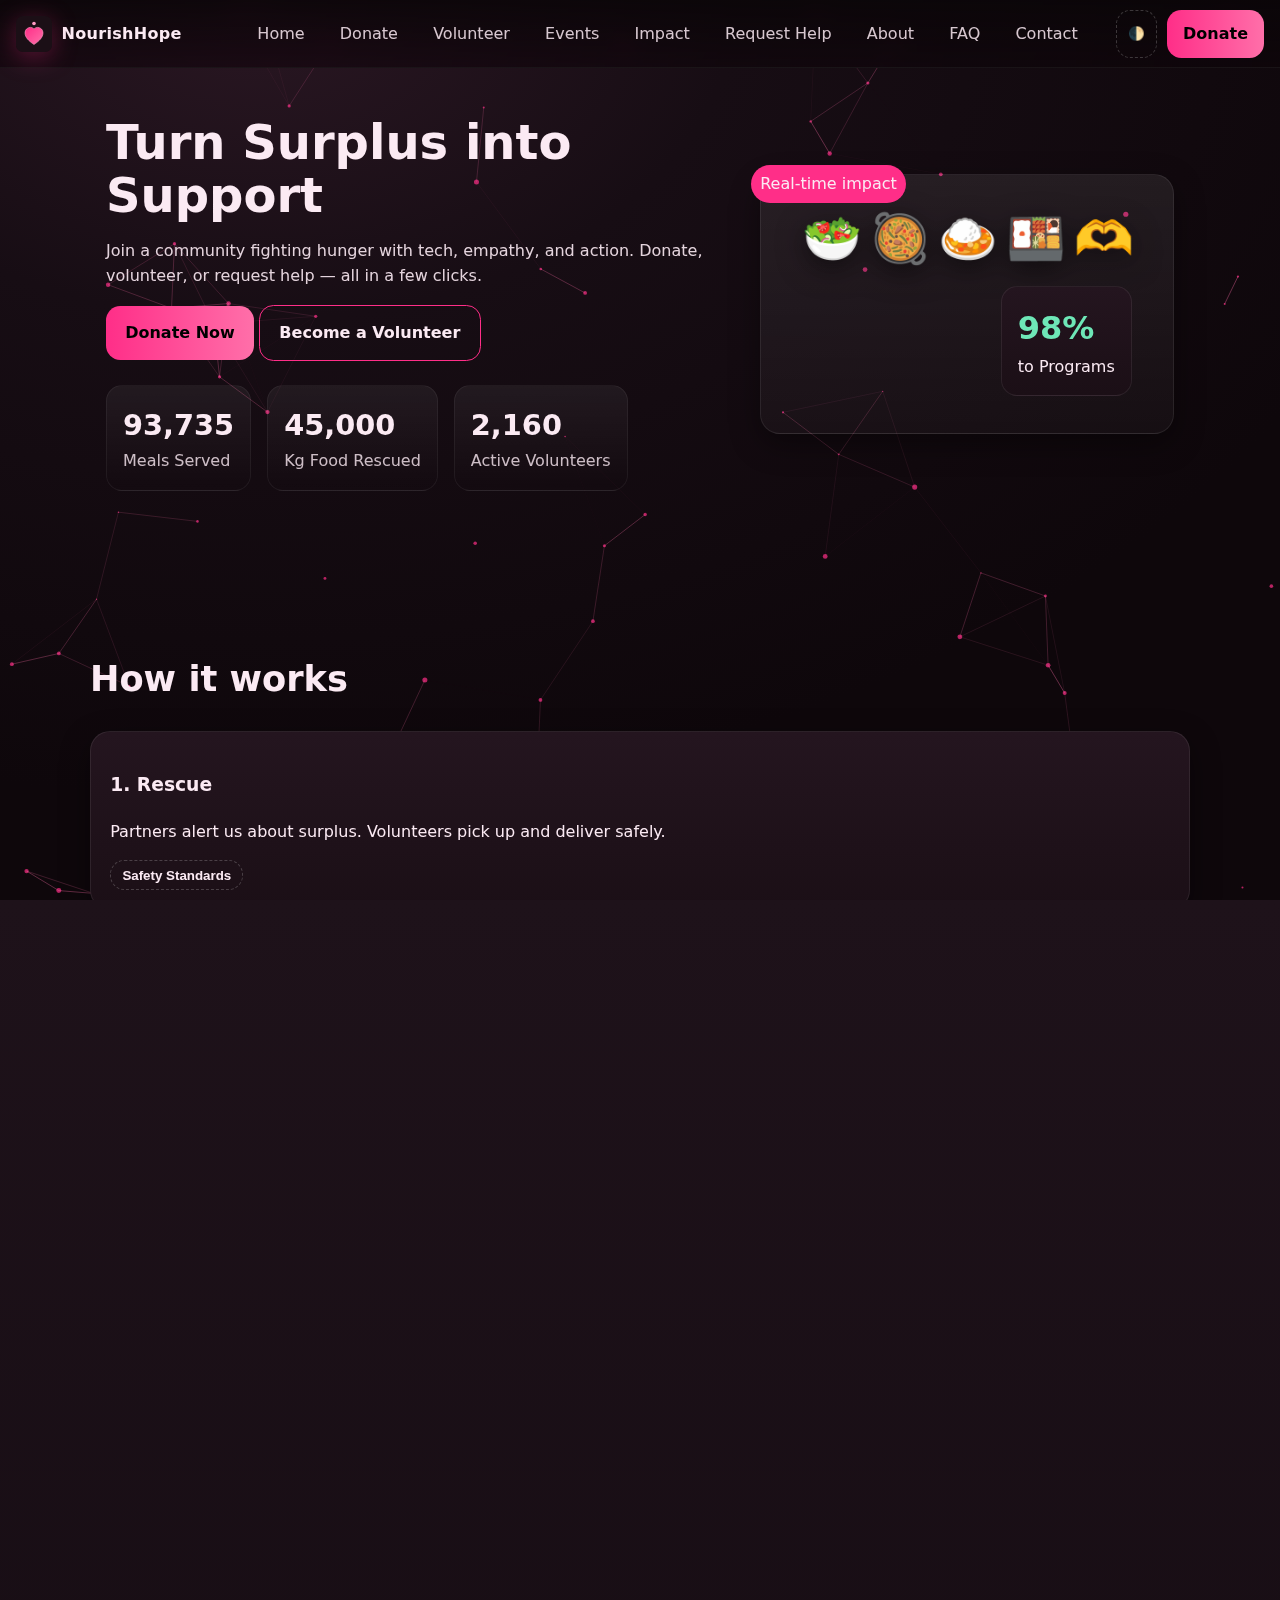
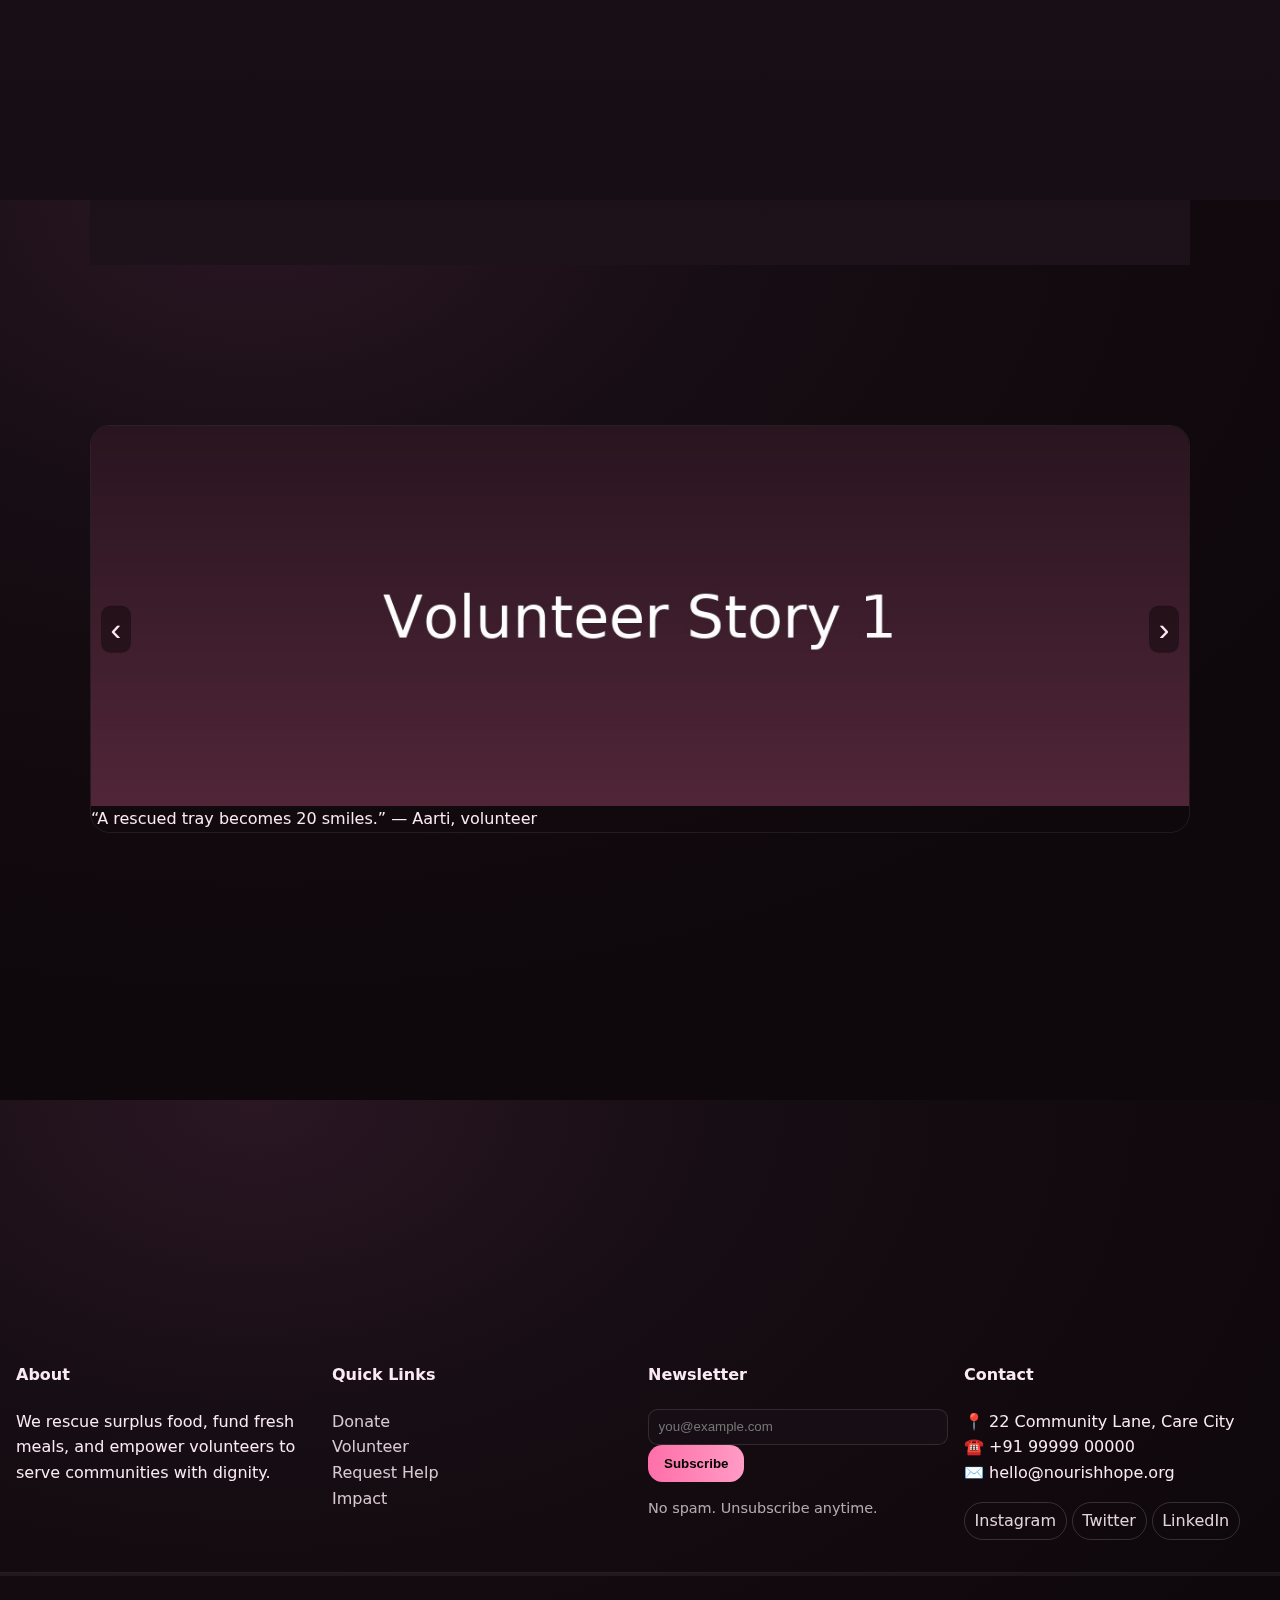
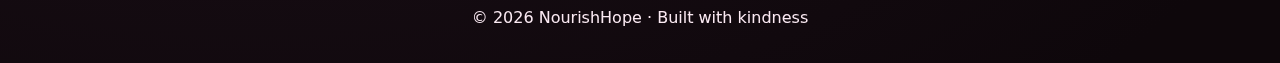
<file: index.html>
<!DOCTYPE html>
<html lang="en">
<head>
  <meta charset="UTF-8" />
  <meta name="viewport" content="width=device-width, initial-scale=1.0" />
  <title>Home · NourishHope</title>
  <meta name="description" content="NourishHope — a food charity connecting donors, volunteers, and communities to reduce hunger and food waste." />
  <link rel="stylesheet" href="styles.css" />
  <link rel="icon" type="image/svg+xml" href="assets/logo.svg">
  <script defer src="script.js"></script>
</head>
<body class="theme-dark">
<div id="page-transition" class="page-transition"></div>

<!-- 🔹 Canvas as background -->
<canvas id="bg-particles" aria-hidden="true"></canvas>

<header class="site-header">
  <a class="brand" href="index.html" aria-label="NourishHope home">
    <img src="assets/logo.svg" alt="" class="logo" />
    <span class="brand-text">NourishHope</span>
  </a>
  <nav class="nav" aria-label="Primary">
    <button class="nav-toggle" aria-expanded="false" aria-controls="nav-menu" aria-label="Toggle navigation">
      <span class="bar"></span><span class="bar"></span><span class="bar"></span>
    </button>
    <ul id="nav-menu" class="nav-menu">
      <li><a href="index.html">Home</a></li>
      <li><a href="donate.html">Donate</a></li>
      <li><a href="volunteer.html">Volunteer</a></li>
      <li><a href="events.html">Events</a></li>
      <li><a href="impact.html">Impact</a></li>
      <li><a href="request-help.html">Request Help</a></li>
      <li><a href="about.html">About</a></li>
      <li><a href="faq.html">FAQ</a></li>
      <li><a href="contact.html">Contact</a></li>
    </ul>
  </nav>
  <div class="header-actions">
    <button id="theme-toggle" class="btn ghost small" aria-label="Toggle theme">🌓</button>
    <a href="donate.html" class="btn primary">Donate</a>
  </div>
</header>

<main>

<section class="hero section">
  <div class="hero-content container">
    <div class="hero-text reveal-up">
      <h1 class="display">Turn Surplus into <span class="accent-gradient">Support</span></h1>
      <p class="lead">Join a community fighting hunger with tech, empathy, and action. Donate, volunteer, or request help — all in a few clicks.</p>
      <div class="hero-actions">
        <a class="btn primary large" href="donate.html">Donate Now</a>
        <a class="btn outline large" href="volunteer.html">Become a Volunteer</a>
      </div>
      <div class="metrics">
        <div class="metric">
          <div class="num" data-counter="mealCount" data-target="250000">0</div>
          <div class="label">Meals Served</div>
        </div>
        <div class="metric">
          <div class="num" data-counter="rescuedKg" data-target="120000">0</div>
          <div class="label">Kg Food Rescued</div>
        </div>
        <div class="metric">
          <div class="num" data-counter="volunteers" data-target="5800">0</div>
          <div class="label">Active Volunteers</div>
        </div>
      </div>
    </div>
    <div class="hero-art reveal-up delay-1">
      <div class="glass card stack-float">
        <div class="stack">
          <div class="stack-item">🥗</div>
          <div class="stack-item">🥘</div>
          <div class="stack-item">🍛</div>
          <div class="stack-item">🍱</div>
          <div class="stack-item">🫶</div>
        </div>
        <div class="stat-card">
          <div class="stat-value">98%</div>
          <div class="stat-label">to Programs</div>
        </div>
        <div class="pulse-badge">Real-time impact</div>
      </div>
    </div>
  </div>
</section>

<section class="section container">
  <h2 class="section-title reveal-up">How it works</h2>
  <div class="grid how-it-works">
    <div class="card reveal-up">
      <h3>1. Rescue</h3>
      <p>Partners alert us about surplus. Volunteers pick up and deliver safely.</p>
      <button class="btn ghost small" data-tip="We follow FSSAI hygiene guidelines.">Safety Standards</button>
    </div>
    <div class="card reveal-up delay-1">
      <h3>2. Fund</h3>
      <p>Donations turn into fresh meals cooked by community kitchens.</p>
      <a class="btn ghost small" href="impact.html">See Impact</a>
    </div>
    <div class="card reveal-up delay-2">
      <h3>3. Serve</h3>
      <p>We prioritize children, elders, and disaster-hit regions first.</p>
      <a class="btn ghost small" href="events.html">Find Drives</a>
    </div>
  </div>
</section>

<section class="section alt container">
  <h2 class="section-title reveal-up">This week</h2>
  <div class="grid three">
    <article class="card reveal-up">
      <h3>Community Kitchen Drive</h3>
      <p>Cook + serve 500 meals in Dharavi. Shifts available.</p>
      <a class="btn secondary" href="events.html#kitchen">Join a Shift</a>
    </article>
    <article class="card reveal-up delay-1">
      <h3>Hotel Rescue Nights</h3>
      <p>Collect safely packed surplus from partner hotels.</p>
      <a class="btn secondary" href="volunteer.html#rescue">Sign up</a>
    </article>
    <article class="card reveal-up delay-2">
      <h3>Back-to-School Kits</h3>
      <p>Add ₹100 to fund nutrition kits for students.</p>
      <a class="btn secondary" href="donate.html#kits">Donate ₹100</a>
    </article>
  </div>
</section>

<section class="section container">
  <h2 class="section-title reveal-up">Stories</h2>
  <div class="carousel" data-carousel>
    <button class="carousel-btn prev" aria-label="Previous">‹</button>
    <div class="carousel-track">
      <figure class="carousel-item">
        <img src="assets/story1.jpg" alt="Volunteers serving meals" />
        <figcaption>“A rescued tray becomes 20 smiles.” — Aarti, volunteer</figcaption>
      </figure>
      <figure class="carousel-item">
        <img src="assets/story2.jpg" alt="Donor-supported kitchen" />
        <figcaption>“Donations keep our pots warm.” — Mohan, chef</figcaption>
      </figure>
      <figure class="carousel-item">
        <img src="assets/story3.jpg" alt="Community line for meals" />
        <figcaption>“Dignity first, then food.” — Saira, coordinator</figcaption>
      </figure>
    </div>
    <button class="carousel-btn next" aria-label="Next">›</button>
  </div>
</section>

<section class="section cta container">
  <div class="cta-card reveal-up">
    <h2>Ready to make an impact?</h2>
    <p>Even small acts add up. Start where you are.</p>
    <div class="cta-actions">
      <a class="btn primary" href="donate.html">Donate</a>
      <a class="btn outline" href="volunteer.html">Volunteer</a>
      <a class="btn ghost" href="request-help.html">Request Help</a>
    </div>
  </div>
</section>

</main>
<footer class="site-footer">
  <div class="footer-grid">
    <div>
      <h4>About</h4>
      <p>We rescue surplus food, fund fresh meals, and empower volunteers to serve communities with dignity.</p>
    </div>
    <div>
      <h4>Quick Links</h4>
      <ul class="footer-links">
        <li><a href="donate.html">Donate</a></li>
        <li><a href="volunteer.html">Volunteer</a></li>
        <li><a href="request-help.html">Request Help</a></li>
        <li><a href="impact.html">Impact</a></li>
      </ul>
    </div>
    <div>
      <h4>Newsletter</h4>
      <form class="newsletter" data-form="newsletter">
        <label class="sr-only" for="newsletter-email">Email</label>
        <input id="newsletter-email" name="email" type="email" placeholder="you@example.com" required />
        <button class="btn secondary" type="submit">Subscribe</button>
        <p class="form-hint">No spam. Unsubscribe anytime.</p>
      </form>
    </div>
    <div>
      <h4>Contact</h4>
      <p>📍 22 Community Lane, Care City<br/>☎️ +91 99999 00000<br/>✉️ hello@nourishhope.org</p>
      <div class="socials">
        <a href="#" aria-label="Instagram" class="chip">Instagram</a>
        <a href="#" aria-label="Twitter" class="chip">Twitter</a>
        <a href="#" aria-label="LinkedIn" class="chip">LinkedIn</a>
      </div>
    </div>
  </div>
  <div class="footer-base">
    <div class="progress-wrap">
      <div class="progress-bar" id="scroll-progress"></div>
    </div>
    <p>© <span data-year></span> NourishHope · Built with kindness</p>
  </div>
</footer>
<div id="toast" class="toast" role="status" aria-live="polite"></div>
<button id="to-top" class="to-top" aria-label="Back to top">↑</button>
</body>
</html>
</file>
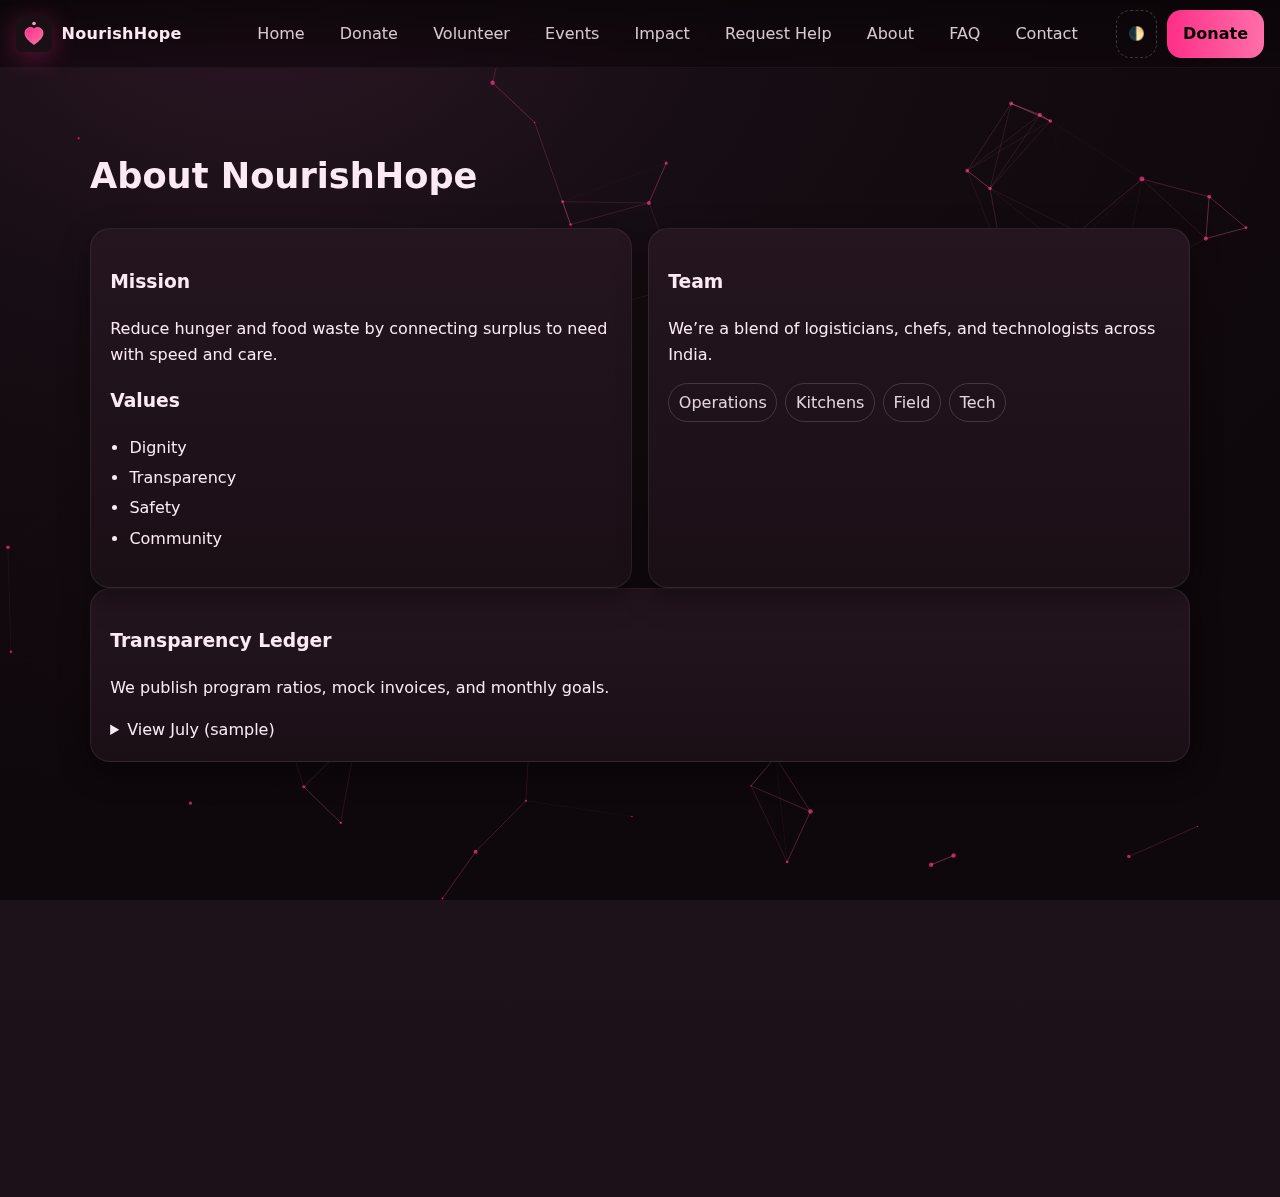
<file: about.html>
<!DOCTYPE html>
<html lang="en">
<head>
  <meta charset="UTF-8" />
  <meta name="viewport" content="width=device-width, initial-scale=1.0" />
  <title>About · NourishHope</title>
  <meta name="description" content="NourishHope — a food charity connecting donors, volunteers, and communities to reduce hunger and food waste." />
  <link rel="stylesheet" href="styles.css" />
  <link rel="icon" type="image/svg+xml" href="assets/logo.svg">
  <script defer src="script.js"></script>
</head>
<body class="theme-dark">
<div id="page-transition" class="page-transition"></div>
<canvas id="bg-particles" aria-hidden="true"></canvas>
<header class="site-header">
  <a class="brand" href="index.html" aria-label="NourishHope home">
    <img src="assets/logo.svg" alt="" class="logo" />
    <span class="brand-text">NourishHope</span>
  </a>
  <nav class="nav" aria-label="Primary">
    <button class="nav-toggle" aria-expanded="false" aria-controls="nav-menu" aria-label="Toggle navigation">
      <span class="bar"></span><span class="bar"></span><span class="bar"></span>
    </button>
    <ul id="nav-menu" class="nav-menu">
      <li><a href="index.html">Home</a></li>
      <li><a href="donate.html">Donate</a></li>
      <li><a href="volunteer.html">Volunteer</a></li>
      <li><a href="events.html">Events</a></li>
      <li><a href="impact.html">Impact</a></li>
      <li><a href="request-help.html">Request Help</a></li>
      <li><a href="about.html">About</a></li>
      <li><a href="faq.html">FAQ</a></li>
      <li><a href="contact.html">Contact</a></li>
    </ul>
  </nav>
  <div class="header-actions">
    <button id="theme-toggle" class="btn ghost small" aria-label="Toggle theme">🌓</button>
    <a href="donate.html" class="btn primary">Donate</a>
  </div>
</header>
<main>

<section class="section container">
  <h1 class="section-title">About NourishHope</h1>
  <div class="grid two">
    <div class="card">
      <h3>Mission</h3>
      <p>Reduce hunger and food waste by connecting surplus to need with speed and care.</p>
      <h3>Values</h3>
      <ul class="bullets">
        <li>Dignity</li><li>Transparency</li><li>Safety</li><li>Community</li>
      </ul>
    </div>
    <div class="card">
      <h3>Team</h3>
      <p>We’re a blend of logisticians, chefs, and technologists across India.</p>
      <div class="chips">
        <span class="chip">Operations</span>
        <span class="chip">Kitchens</span>
        <span class="chip">Field</span>
        <span class="chip">Tech</span>
      </div>
    </div>
  </div>

  <div class="card">
    <h3>Transparency Ledger</h3>
    <p>We publish program ratios, mock invoices, and monthly goals.</p>
    <details>
      <summary>View July (sample)</summary>
      <ul class="bullets small">
        <li>Meals funded: 22,500</li>
        <li>Rescue operations: 145</li>
        <li>Program allocation: 98%, Admin 2%</li>
      </ul>
    </details>
  </div>
</section>

</main>
<footer class="site-footer">
  <div class="footer-grid">
    <div>
      <h4>About</h4>
      <p>We rescue surplus food, fund fresh meals, and empower volunteers to serve communities with dignity.</p>
    </div>
    <div>
      <h4>Quick Links</h4>
      <ul class="footer-links">
        <li><a href="donate.html">Donate</a></li>
        <li><a href="volunteer.html">Volunteer</a></li>
        <li><a href="request-help.html">Request Help</a></li>
        <li><a href="impact.html">Impact</a></li>
      </ul>
    </div>
    <div>
      <h4>Newsletter</h4>
      <form class="newsletter" data-form="newsletter">
        <label class="sr-only" for="newsletter-email">Email</label>
        <input id="newsletter-email" name="email" type="email" placeholder="you@example.com" required />
        <button class="btn secondary" type="submit">Subscribe</button>
        <p class="form-hint">No spam. Unsubscribe anytime.</p>
      </form>
    </div>
    <div>
      <h4>Contact</h4>
      <p>📍 22 Community Lane, Care City<br/>☎️ +91 99999 00000<br/>✉️ hello@nourishhope.org</p>
      <div class="socials">
        <a href="#" aria-label="Instagram" class="chip">Instagram</a>
        <a href="#" aria-label="Twitter" class="chip">Twitter</a>
        <a href="#" aria-label="LinkedIn" class="chip">LinkedIn</a>
      </div>
    </div>
  </div>
  <div class="footer-base">
    <div class="progress-wrap">
      <div class="progress-bar" id="scroll-progress"></div>
    </div>
    <p>© <span data-year></span> NourishHope · Built with kindness</p>
  </div>
</footer>
<div id="toast" class="toast" role="status" aria-live="polite"></div>
<button id="to-top" class="to-top" aria-label="Back to top">↑</button>
</body>
</html>
</file>
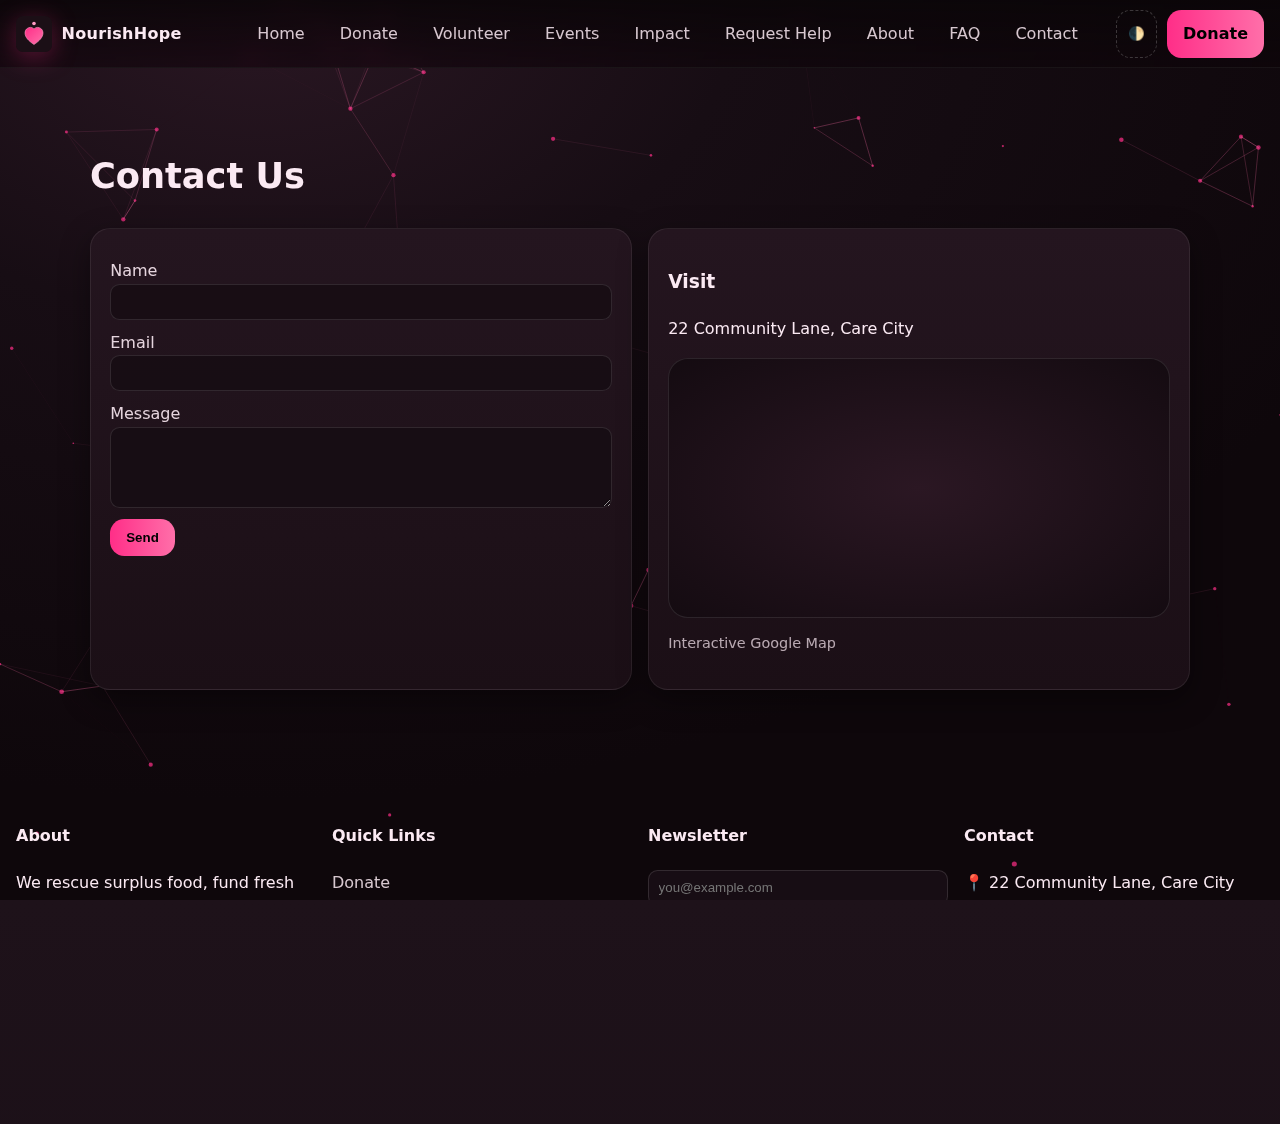
<file: contact.html>
<!DOCTYPE html>
<html lang="en">
<head>
  <meta charset="UTF-8" />
  <meta name="viewport" content="width=device-width, initial-scale=1.0" />
  <title>Contact · NourishHope</title>
  <meta name="description" content="NourishHope — a food charity connecting donors, volunteers, and communities to reduce hunger and food waste." />
  <link rel="stylesheet" href="styles.css" />
  <link rel="icon" type="image/svg+xml" href="assets/logo.svg">
  <script defer src="script.js"></script>
</head>
<body class="theme-dark">
<div id="page-transition" class="page-transition"></div>
<canvas id="bg-particles" aria-hidden="true"></canvas>
<header class="site-header">
  <a class="brand" href="index.html" aria-label="NourishHope home">
    <img src="assets/logo.svg" alt="" class="logo" />
    <span class="brand-text">NourishHope</span>
  </a>
  <nav class="nav" aria-label="Primary">
    <button class="nav-toggle" aria-expanded="false" aria-controls="nav-menu" aria-label="Toggle navigation">
      <span class="bar"></span><span class="bar"></span><span class="bar"></span>
    </button>
    <ul id="nav-menu" class="nav-menu">
      <li><a href="index.html">Home</a></li>
      <li><a href="donate.html">Donate</a></li>
      <li><a href="volunteer.html">Volunteer</a></li>
      <li><a href="events.html">Events</a></li>
      <li><a href="impact.html">Impact</a></li>
      <li><a href="request-help.html">Request Help</a></li>
      <li><a href="about.html">About</a></li>
      <li><a href="faq.html">FAQ</a></li>
      <li><a href="contact.html">Contact</a></li>
    </ul>
  </nav>
  <div class="header-actions">
    <button id="theme-toggle" class="btn ghost small" aria-label="Toggle theme">🌓</button>
    <a href="donate.html" class="btn primary">Donate</a>
  </div>
</header>
<main>

<section class="section container">
  <h1 class="section-title">Contact Us</h1>
  <div class="grid two">
    <form class="card" data-form="contact">
      <label>Name<input name="name" required></label>
      <label>Email<input type="email" name="email" required></label>
      <label>Message<textarea name="message" rows="4" required></textarea></label>
      <button class="btn primary" type="submit">Send</button>
    </form>
    <div class="card">
      <h3>Visit</h3>
      <p>22 Community Lane, Care City</p>
      <!-- ✅ Real interactive map -->
      <div class="mapbox" style="height:260px; border-radius: var(--radius); overflow:hidden;">
        <iframe
          src="https://www.google.com/maps/embed?pb=!1m18!1m12!1m3!1d3768.152243354507!2d72.8777!3d19.0726!2m3!1f0!2f0!3f0!3m2!1i1024!2i768!4f13.1!3m3!1m2!1s0x3be7c630b8f7e6ed%3A0xe87e8a3c4b87c1f!2sCare%20City!5e0!3m2!1sen!2sin!4v1700000000000!5m2!1sen!2sin"
          width="100%" height="100%" style="border:0;" allowfullscreen="" loading="lazy"
          referrerpolicy="no-referrer-when-downgrade">
        </iframe>
      </div>
      <p class="form-hint">Interactive Google Map</p>
    </div>
  </div>
</section>

</main>
<footer class="site-footer">
  <div class="footer-grid">
    <div>
      <h4>About</h4>
      <p>We rescue surplus food, fund fresh meals, and empower volunteers to serve communities with dignity.</p>
    </div>
    <div>
      <h4>Quick Links</h4>
      <ul class="footer-links">
        <li><a href="donate.html">Donate</a></li>
        <li><a href="volunteer.html">Volunteer</a></li>
        <li><a href="request-help.html">Request Help</a></li>
        <li><a href="impact.html">Impact</a></li>
      </ul>
    </div>
    <div>
      <h4>Newsletter</h4>
      <form class="newsletter" data-form="newsletter">
        <label class="sr-only" for="newsletter-email">Email</label>
        <input id="newsletter-email" name="email" type="email" placeholder="you@example.com" required />
        <button class="btn secondary" type="submit">Subscribe</button>
        <p class="form-hint">No spam. Unsubscribe anytime.</p>
      </form>
    </div>
    <div>
      <h4>Contact</h4>
      <p>📍 22 Community Lane, Care City<br/>☎️ +91 99999 00000<br/>✉️ hello@nourishhope.org</p>
      <div class="socials">
        <a href="#" aria-label="Instagram" class="chip">Instagram</a>
        <a href="#" aria-label="Twitter" class="chip">Twitter</a>
        <a href="#" aria-label="LinkedIn" class="chip">LinkedIn</a>
      </div>
    </div>
  </div>
  <div class="footer-base">
    <div class="progress-wrap">
      <div class="progress-bar" id="scroll-progress"></div>
    </div>
    <p>© <span data-year></span> NourishHope · Built with kindness</p>
  </div>
</footer>
<div id="toast" class="toast" role="status" aria-live="polite"></div>
<button id="to-top" class="to-top" aria-label="Back to top">↑</button>
</body>
</html>
</file>
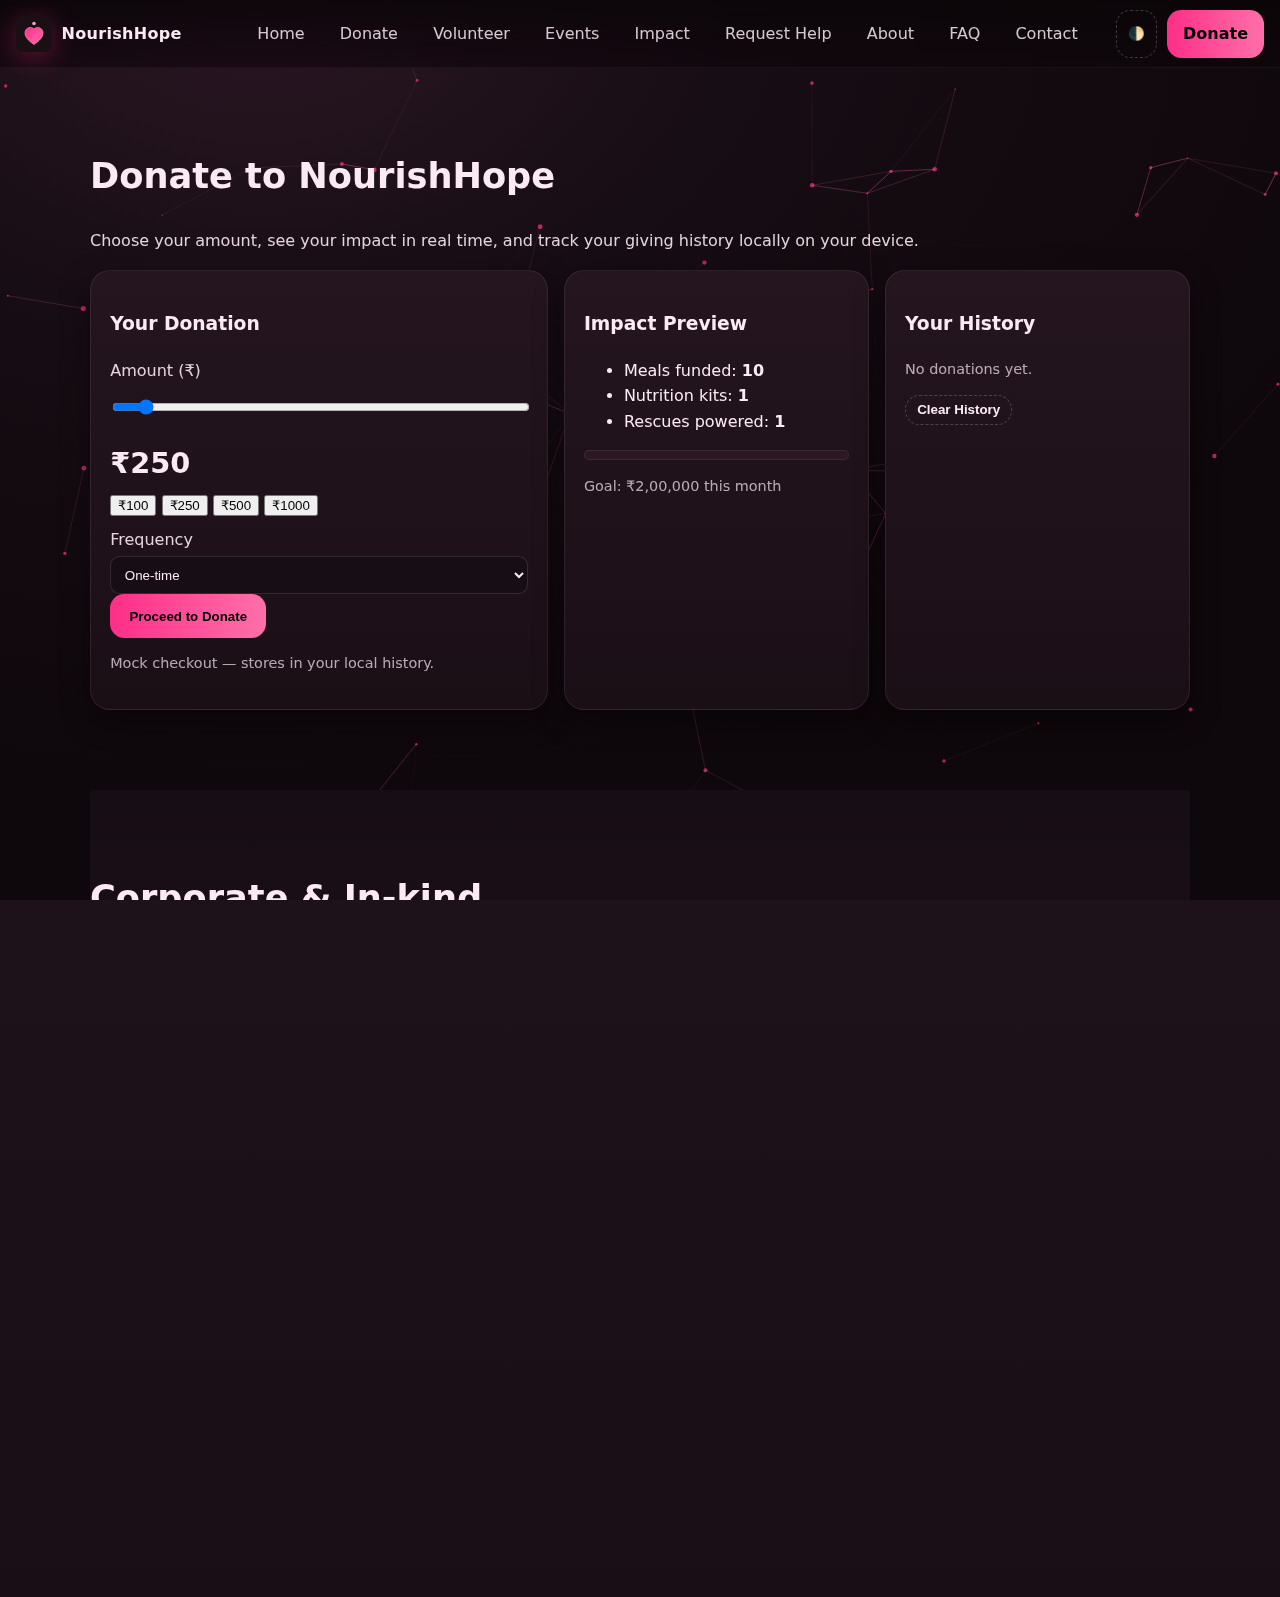
<file: donate.html>
<!DOCTYPE html>
<html lang="en">
<head>
  <meta charset="UTF-8" />
  <meta name="viewport" content="width=device-width, initial-scale=1.0" />
  <title>Donate · NourishHope</title>
  <meta name="description" content="NourishHope — a food charity connecting donors, volunteers, and communities to reduce hunger and food waste." />
  <link rel="stylesheet" href="styles.css" />
  <link rel="icon" type="image/svg+xml" href="assets/logo.svg">
  <script defer src="script.js"></script>
</head>
<body class="theme-dark">
<div id="page-transition" class="page-transition"></div>
<canvas id="bg-particles" aria-hidden="true"></canvas>
<header class="site-header">
  <a class="brand" href="index.html" aria-label="NourishHope home">
    <img src="assets/logo.svg" alt="" class="logo" />
    <span class="brand-text">NourishHope</span>
  </a>
  <nav class="nav" aria-label="Primary">
    <button class="nav-toggle" aria-expanded="false" aria-controls="nav-menu" aria-label="Toggle navigation">
      <span class="bar"></span><span class="bar"></span><span class="bar"></span>
    </button>
    <ul id="nav-menu" class="nav-menu">
      <li><a href="index.html">Home</a></li>
      <li><a href="donate.html">Donate</a></li>
      <li><a href="volunteer.html">Volunteer</a></li>
      <li><a href="events.html">Events</a></li>
      <li><a href="impact.html">Impact</a></li>
      <li><a href="request-help.html">Request Help</a></li>
      <li><a href="about.html">About</a></li>
      <li><a href="faq.html">FAQ</a></li>
      <li><a href="contact.html">Contact</a></li>
    </ul>
  </nav>
  <div class="header-actions">
    <button id="theme-toggle" class="btn ghost small" aria-label="Toggle theme">🌓</button>
    <a href="donate.html" class="btn primary">Donate</a>
  </div>
</header>
<main>

<section class="section container">
  <h1 class="section-title">Donate to NourishHope</h1>
  <p class="lead">Choose your amount, see your impact in real time, and track your giving history locally on your device.</p>

  <div class="grid donate-grid">
    <div class="card reveal-up">
      <h3>Your Donation</h3>
      <label for="donation-amount">Amount (₹)</label>
      <input id="donation-amount" type="range" min="50" max="5000" value="250" step="50" data-donation-range />
      <div class="donation-amount-display"><span data-donation-display>₹250</span></div>
      <div class="donation-presets">
        <button data-donate="100">₹100</button>
        <button data-donate="250">₹250</button>
        <button data-donate="500">₹500</button>
        <button data-donate="1000">₹1000</button>
      </div>
      <label for="donation-frequency">Frequency</label>
      <select id="donation-frequency" data-donation-frequency>
        <option value="one-time">One-time</option>
        <option value="monthly">Monthly</option>
      </select>
      <button class="btn primary large" data-checkout>Proceed to Donate</button>
      <p class="form-hint">Mock checkout — stores in your local history.</p>
    </div>

    <div class="card reveal-up delay-1">
      <h3>Impact Preview</h3>
      <ul class="impact-list">
        <li>Meals funded: <strong data-impact-meals>0</strong></li>
        <li>Nutrition kits: <strong data-impact-kits>0</strong></li>
        <li>Rescues powered: <strong data-impact-rescues>0</strong></li>
      </ul>
      <div class="progress">
        <div class="progress-fill" data-goal-progress style="width: 0%"></div>
      </div>
      <p class="form-hint">Goal: ₹2,00,000 this month</p>
    </div>

    <div class="card reveal-up delay-2">
      <h3>Your History</h3>
      <div class="history" data-history></div>
      <button class="btn ghost small" data-clear-history>Clear History</button>
    </div>
  </div>
</section>

<section class="section alt container">
  <h2 class="section-title">Corporate & In-kind</h2>
  <div class="grid two">
    <div class="card">
      <h3>CSR Partnerships</h3>
      <p>Co-create programs, adopt kitchens, or match employee giving.</p>
      <button class="btn secondary" data-open-modal="#csr-modal">Get in Touch</button>
    </div>
    <div class="card">
      <h3>Food & Supplies</h3>
      <p>Donate dry rations, packaging, vessels, or fuel coupons.</p>
      <button class="btn secondary" data-open-modal="#inkind-modal">Offer Support</button>
    </div>
  </div>
</section>

<div class="modal" id="csr-modal" aria-hidden="true" role="dialog" aria-labelledby="csr-title">
  <div class="modal-content">
    <h3 id="csr-title">CSR Partnerships</h3>
    <form data-form="csr">
      <label>Company Name<input name="company" required></label>
      <label>Email<input type="email" name="email" required></label>
      <label>Message<textarea name="message" rows="4" required></textarea></label>
      <div class="modal-actions">
        <button type="submit" class="btn primary">Send</button>
        <button type="button" class="btn ghost" data-close-modal>Close</button>
      </div>
    </form>
  </div>
</div>

<div class="modal" id="inkind-modal" aria-hidden="true" role="dialog" aria-labelledby="inkind-title">
  <div class="modal-content">
    <h3 id="inkind-title">In-kind Donations</h3>
    <form data-form="inkind">
      <label>Organization<input name="org" required></label>
      <label>Contact Email<input type="email" name="email" required></label>
      <label>Items<textarea name="items" rows="3" placeholder="e.g., 50kg rice, 200 boxes" required></textarea></label>
      <div class="modal-actions">
        <button type="submit" class="btn primary">Send</button>
        <button type="button" class="btn ghost" data-close-modal>Close</button>
      </div>
    </form>
  </div>
</div>

</main>
<footer class="site-footer">
  <div class="footer-grid">
    <div>
      <h4>About</h4>
      <p>We rescue surplus food, fund fresh meals, and empower volunteers to serve communities with dignity.</p>
    </div>
    <div>
      <h4>Quick Links</h4>
      <ul class="footer-links">
        <li><a href="donate.html">Donate</a></li>
        <li><a href="volunteer.html">Volunteer</a></li>
        <li><a href="request-help.html">Request Help</a></li>
        <li><a href="impact.html">Impact</a></li>
      </ul>
    </div>
    <div>
      <h4>Newsletter</h4>
      <form class="newsletter" data-form="newsletter">
        <label class="sr-only" for="newsletter-email">Email</label>
        <input id="newsletter-email" name="email" type="email" placeholder="you@example.com" required />
        <button class="btn secondary" type="submit">Subscribe</button>
        <p class="form-hint">No spam. Unsubscribe anytime.</p>
      </form>
    </div>
    <div>
      <h4>Contact</h4>
      <p>📍 22 Community Lane, Care City<br/>☎️ +91 99999 00000<br/>✉️ hello@nourishhope.org</p>
      <div class="socials">
        <a href="#" aria-label="Instagram" class="chip">Instagram</a>
        <a href="#" aria-label="Twitter" class="chip">Twitter</a>
        <a href="#" aria-label="LinkedIn" class="chip">LinkedIn</a>
      </div>
    </div>
  </div>
  <div class="footer-base">
    <div class="progress-wrap">
      <div class="progress-bar" id="scroll-progress"></div>
    </div>
    <p>© <span data-year></span> NourishHope · Built with kindness</p>
  </div>
</footer>
<div id="toast" class="toast" role="status" aria-live="polite"></div>
<button id="to-top" class="to-top" aria-label="Back to top">↑</button>
</body>
</html>
</file>
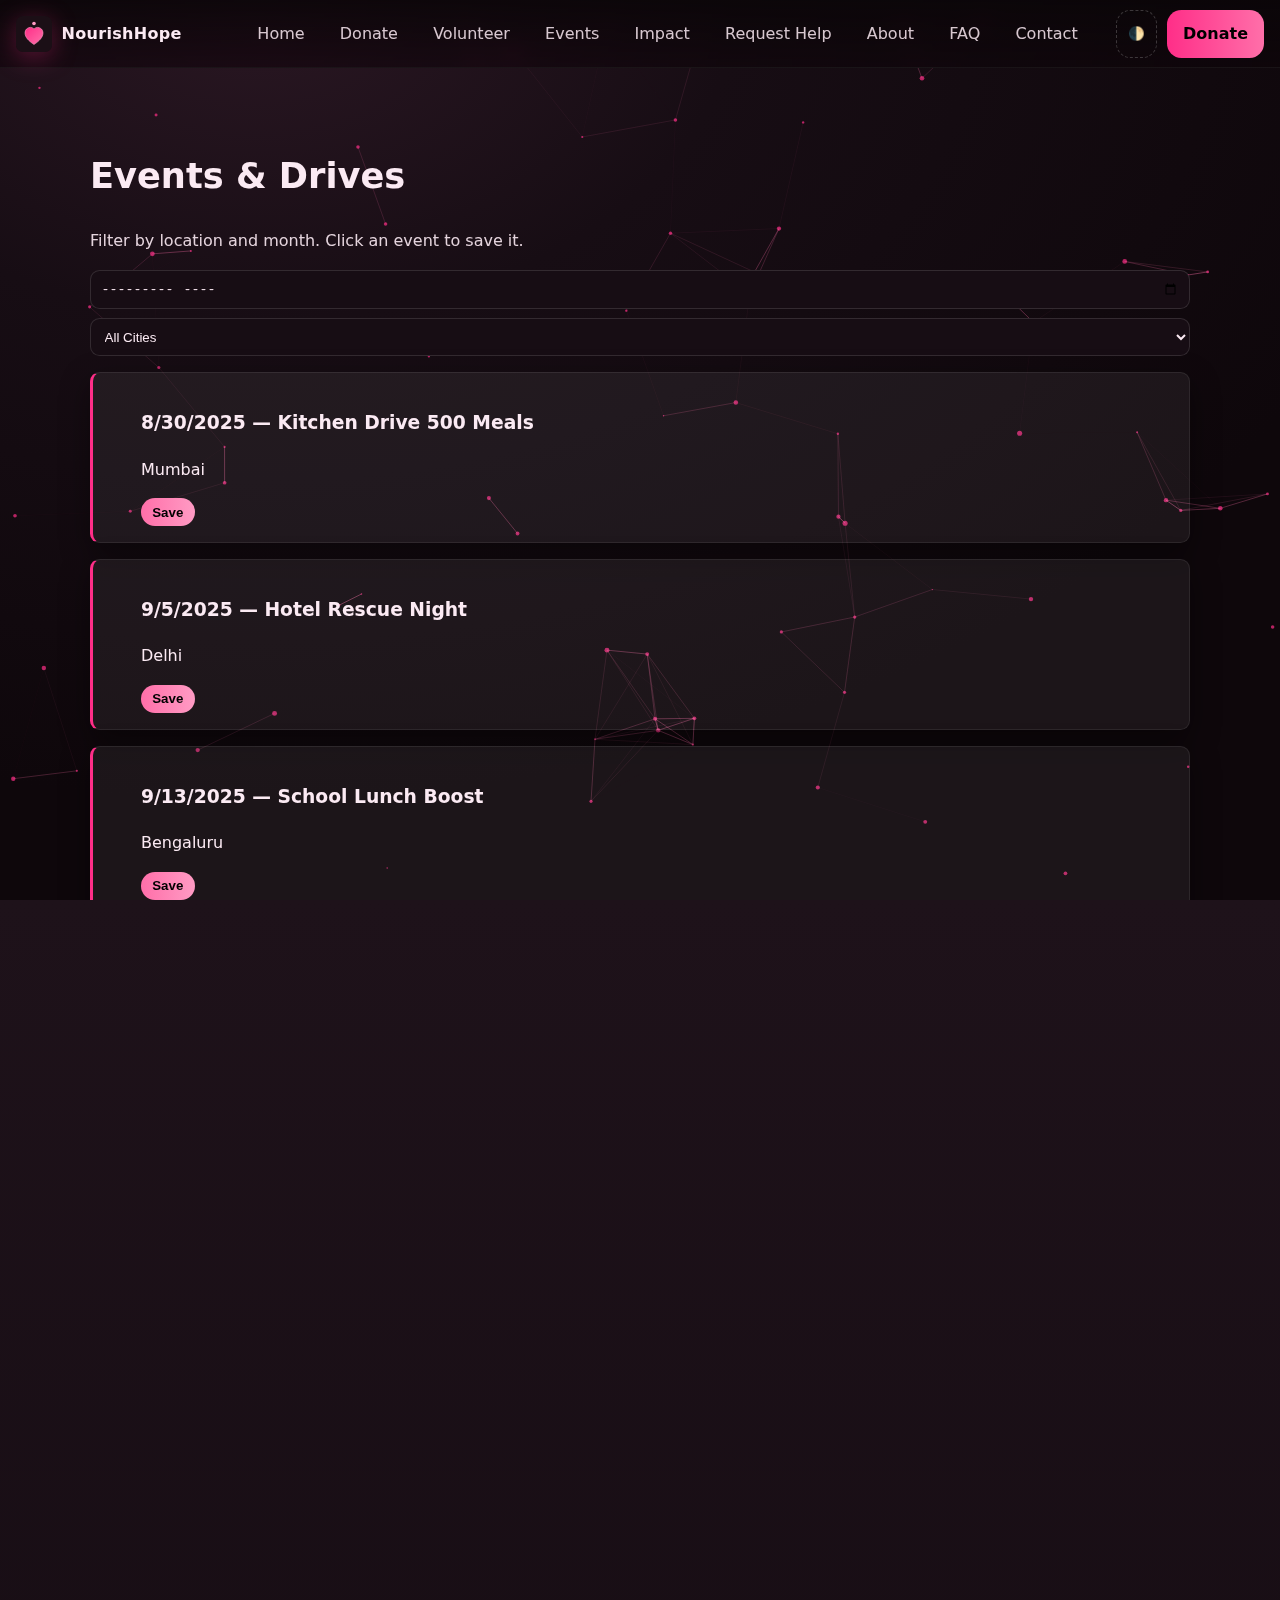
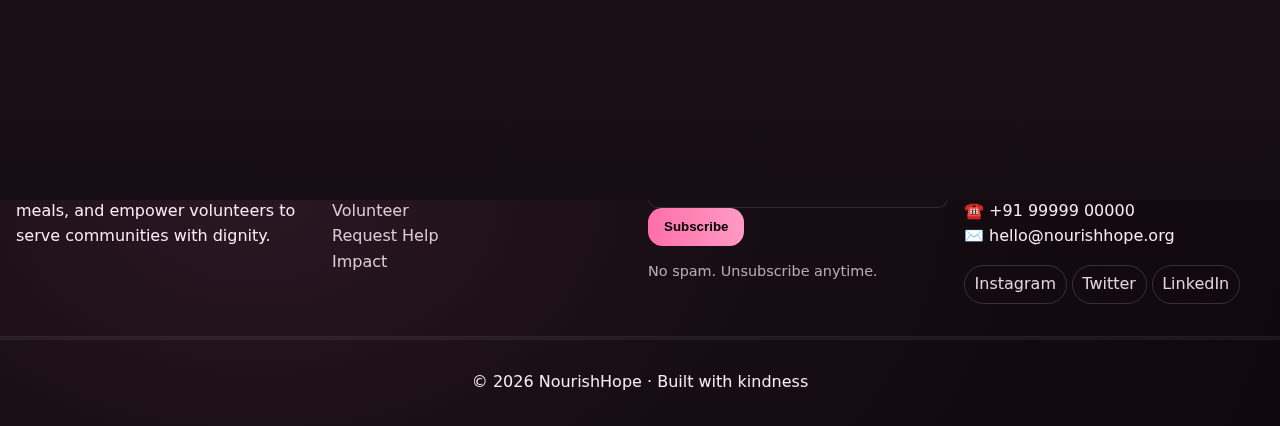
<file: events.html>
<!DOCTYPE html>
<html lang="en">
<head>
  <meta charset="UTF-8" />
  <meta name="viewport" content="width=device-width, initial-scale=1.0" />
  <title>Events · NourishHope</title>
  <meta name="description" content="NourishHope — a food charity connecting donors, volunteers, and communities to reduce hunger and food waste." />
  <link rel="stylesheet" href="styles.css" />
  <link rel="icon" type="image/svg+xml" href="assets/logo.svg">
  <script defer src="script.js"></script>
</head>
<body class="theme-dark">
<div id="page-transition" class="page-transition"></div>
<canvas id="bg-particles" aria-hidden="true"></canvas>
<header class="site-header">
  <a class="brand" href="index.html" aria-label="NourishHope home">
    <img src="assets/logo.svg" alt="" class="logo" />
    <span class="brand-text">NourishHope</span>
  </a>
  <nav class="nav" aria-label="Primary">
    <button class="nav-toggle" aria-expanded="false" aria-controls="nav-menu" aria-label="Toggle navigation">
      <span class="bar"></span><span class="bar"></span><span class="bar"></span>
    </button>
    <ul id="nav-menu" class="nav-menu">
      <li><a href="index.html">Home</a></li>
      <li><a href="donate.html">Donate</a></li>
      <li><a href="volunteer.html">Volunteer</a></li>
      <li><a href="events.html">Events</a></li>
      <li><a href="impact.html">Impact</a></li>
      <li><a href="request-help.html">Request Help</a></li>
      <li><a href="about.html">About</a></li>
      <li><a href="faq.html">FAQ</a></li>
      <li><a href="contact.html">Contact</a></li>
    </ul>
  </nav>
  <div class="header-actions">
    <button id="theme-toggle" class="btn ghost small" aria-label="Toggle theme">🌓</button>
    <a href="donate.html" class="btn primary">Donate</a>
  </div>
</header>
<main>

<section class="section container">
  <h1 class="section-title">Events & Drives</h1>
  <p class="lead">Filter by location and month. Click an event to save it.</p>

  <div class="filters">
    <input type="month" id="event-month" />
    <select id="event-city">
      <option value="">All Cities</option>
      <option>Mumbai</option><option>Delhi</option><option>Bengaluru</option><option>Kolkata</option>
    </select>
  </div>

  <div class="timeline" id="event-timeline">
    <!-- Events populated by JS -->
  </div>
</section>

<section id="kitchen" class="section alt container">
  <h2 class="section-title">Kitchen Drive Details</h2>
  <div class="card">
    <p>Prepare khichdi and dal for 500 people. Hygiene training provided.</p>
    <ul class="bullets">
      <li>Shifts: 8–11am, 12–3pm, 5–8pm</li>
      <li>Location: Community Kitchen, Lane 4</li>
      <li>Lead: Priya (+91 98xxxxxxx)</li>
    </ul>
    <a href="volunteer.html" class="btn secondary">Volunteer</a>
  </div>
</section>

</main>
<footer class="site-footer">
  <div class="footer-grid">
    <div>
      <h4>About</h4>
      <p>We rescue surplus food, fund fresh meals, and empower volunteers to serve communities with dignity.</p>
    </div>
    <div>
      <h4>Quick Links</h4>
      <ul class="footer-links">
        <li><a href="donate.html">Donate</a></li>
        <li><a href="volunteer.html">Volunteer</a></li>
        <li><a href="request-help.html">Request Help</a></li>
        <li><a href="impact.html">Impact</a></li>
      </ul>
    </div>
    <div>
      <h4>Newsletter</h4>
      <form class="newsletter" data-form="newsletter">
        <label class="sr-only" for="newsletter-email">Email</label>
        <input id="newsletter-email" name="email" type="email" placeholder="you@example.com" required />
        <button class="btn secondary" type="submit">Subscribe</button>
        <p class="form-hint">No spam. Unsubscribe anytime.</p>
      </form>
    </div>
    <div>
      <h4>Contact</h4>
      <p>📍 22 Community Lane, Care City<br/>☎️ +91 99999 00000<br/>✉️ hello@nourishhope.org</p>
      <div class="socials">
        <a href="#" aria-label="Instagram" class="chip">Instagram</a>
        <a href="#" aria-label="Twitter" class="chip">Twitter</a>
        <a href="#" aria-label="LinkedIn" class="chip">LinkedIn</a>
      </div>
    </div>
  </div>
  <div class="footer-base">
    <div class="progress-wrap">
      <div class="progress-bar" id="scroll-progress"></div>
    </div>
    <p>© <span data-year></span> NourishHope · Built with kindness</p>
  </div>
</footer>
<div id="toast" class="toast" role="status" aria-live="polite"></div>
<button id="to-top" class="to-top" aria-label="Back to top">↑</button>
</body>
</html>
</file>
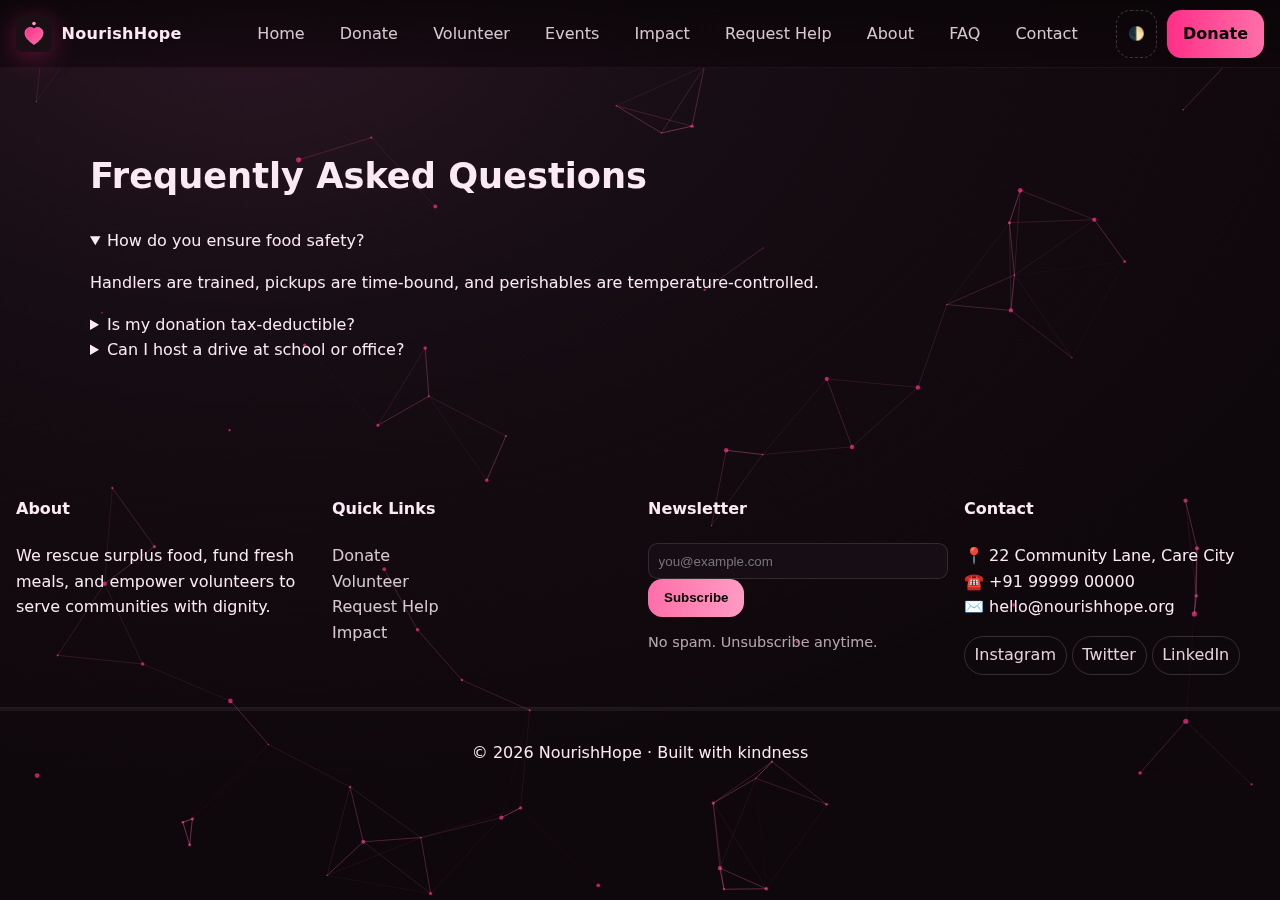
<file: faq.html>
<!DOCTYPE html>
<html lang="en">
<head>
  <meta charset="UTF-8" />
  <meta name="viewport" content="width=device-width, initial-scale=1.0" />
  <title>FAQ · NourishHope</title>
  <meta name="description" content="NourishHope — a food charity connecting donors, volunteers, and communities to reduce hunger and food waste." />
  <link rel="stylesheet" href="styles.css" />
  <link rel="icon" type="image/svg+xml" href="assets/logo.svg">
  <script defer src="script.js"></script>
</head>
<body class="theme-dark">
<div id="page-transition" class="page-transition"></div>
<canvas id="bg-particles" aria-hidden="true"></canvas>
<header class="site-header">
  <a class="brand" href="index.html" aria-label="NourishHope home">
    <img src="assets/logo.svg" alt="" class="logo" />
    <span class="brand-text">NourishHope</span>
  </a>
  <nav class="nav" aria-label="Primary">
    <button class="nav-toggle" aria-expanded="false" aria-controls="nav-menu" aria-label="Toggle navigation">
      <span class="bar"></span><span class="bar"></span><span class="bar"></span>
    </button>
    <ul id="nav-menu" class="nav-menu">
      <li><a href="index.html">Home</a></li>
      <li><a href="donate.html">Donate</a></li>
      <li><a href="volunteer.html">Volunteer</a></li>
      <li><a href="events.html">Events</a></li>
      <li><a href="impact.html">Impact</a></li>
      <li><a href="request-help.html">Request Help</a></li>
      <li><a href="about.html">About</a></li>
      <li><a href="faq.html">FAQ</a></li>
      <li><a href="contact.html">Contact</a></li>
    </ul>
  </nav>
  <div class="header-actions">
    <button id="theme-toggle" class="btn ghost small" aria-label="Toggle theme">🌓</button>
    <a href="donate.html" class="btn primary">Donate</a>
  </div>
</header>
<main>

<section class="section container">
  <h1 class="section-title">Frequently Asked Questions</h1>
  <div class="accordion" data-accordion>
    <details open>
      <summary>How do you ensure food safety?</summary>
      <p>Handlers are trained, pickups are time-bound, and perishables are temperature-controlled.</p>
    </details>
    <details>
      <summary>Is my donation tax-deductible?</summary>
      <p>Yes in many regions — check local rules. This demo does not process actual payments.</p>
    </details>
    <details>
      <summary>Can I host a drive at school or office?</summary>
      <p>Absolutely! See <a href="events.html">Events</a> or write to us.</p>
    </details>
  </div>
</section>

</main>
<footer class="site-footer">
  <div class="footer-grid">
    <div>
      <h4>About</h4>
      <p>We rescue surplus food, fund fresh meals, and empower volunteers to serve communities with dignity.</p>
    </div>
    <div>
      <h4>Quick Links</h4>
      <ul class="footer-links">
        <li><a href="donate.html">Donate</a></li>
        <li><a href="volunteer.html">Volunteer</a></li>
        <li><a href="request-help.html">Request Help</a></li>
        <li><a href="impact.html">Impact</a></li>
      </ul>
    </div>
    <div>
      <h4>Newsletter</h4>
      <form class="newsletter" data-form="newsletter">
        <label class="sr-only" for="newsletter-email">Email</label>
        <input id="newsletter-email" name="email" type="email" placeholder="you@example.com" required />
        <button class="btn secondary" type="submit">Subscribe</button>
        <p class="form-hint">No spam. Unsubscribe anytime.</p>
      </form>
    </div>
    <div>
      <h4>Contact</h4>
      <p>📍 22 Community Lane, Care City<br/>☎️ +91 99999 00000<br/>✉️ hello@nourishhope.org</p>
      <div class="socials">
        <a href="#" aria-label="Instagram" class="chip">Instagram</a>
        <a href="#" aria-label="Twitter" class="chip">Twitter</a>
        <a href="#" aria-label="LinkedIn" class="chip">LinkedIn</a>
      </div>
    </div>
  </div>
  <div class="footer-base">
    <div class="progress-wrap">
      <div class="progress-bar" id="scroll-progress"></div>
    </div>
    <p>© <span data-year></span> NourishHope · Built with kindness</p>
  </div>
</footer>
<div id="toast" class="toast" role="status" aria-live="polite"></div>
<button id="to-top" class="to-top" aria-label="Back to top">↑</button>
</body>
</html>
</file>
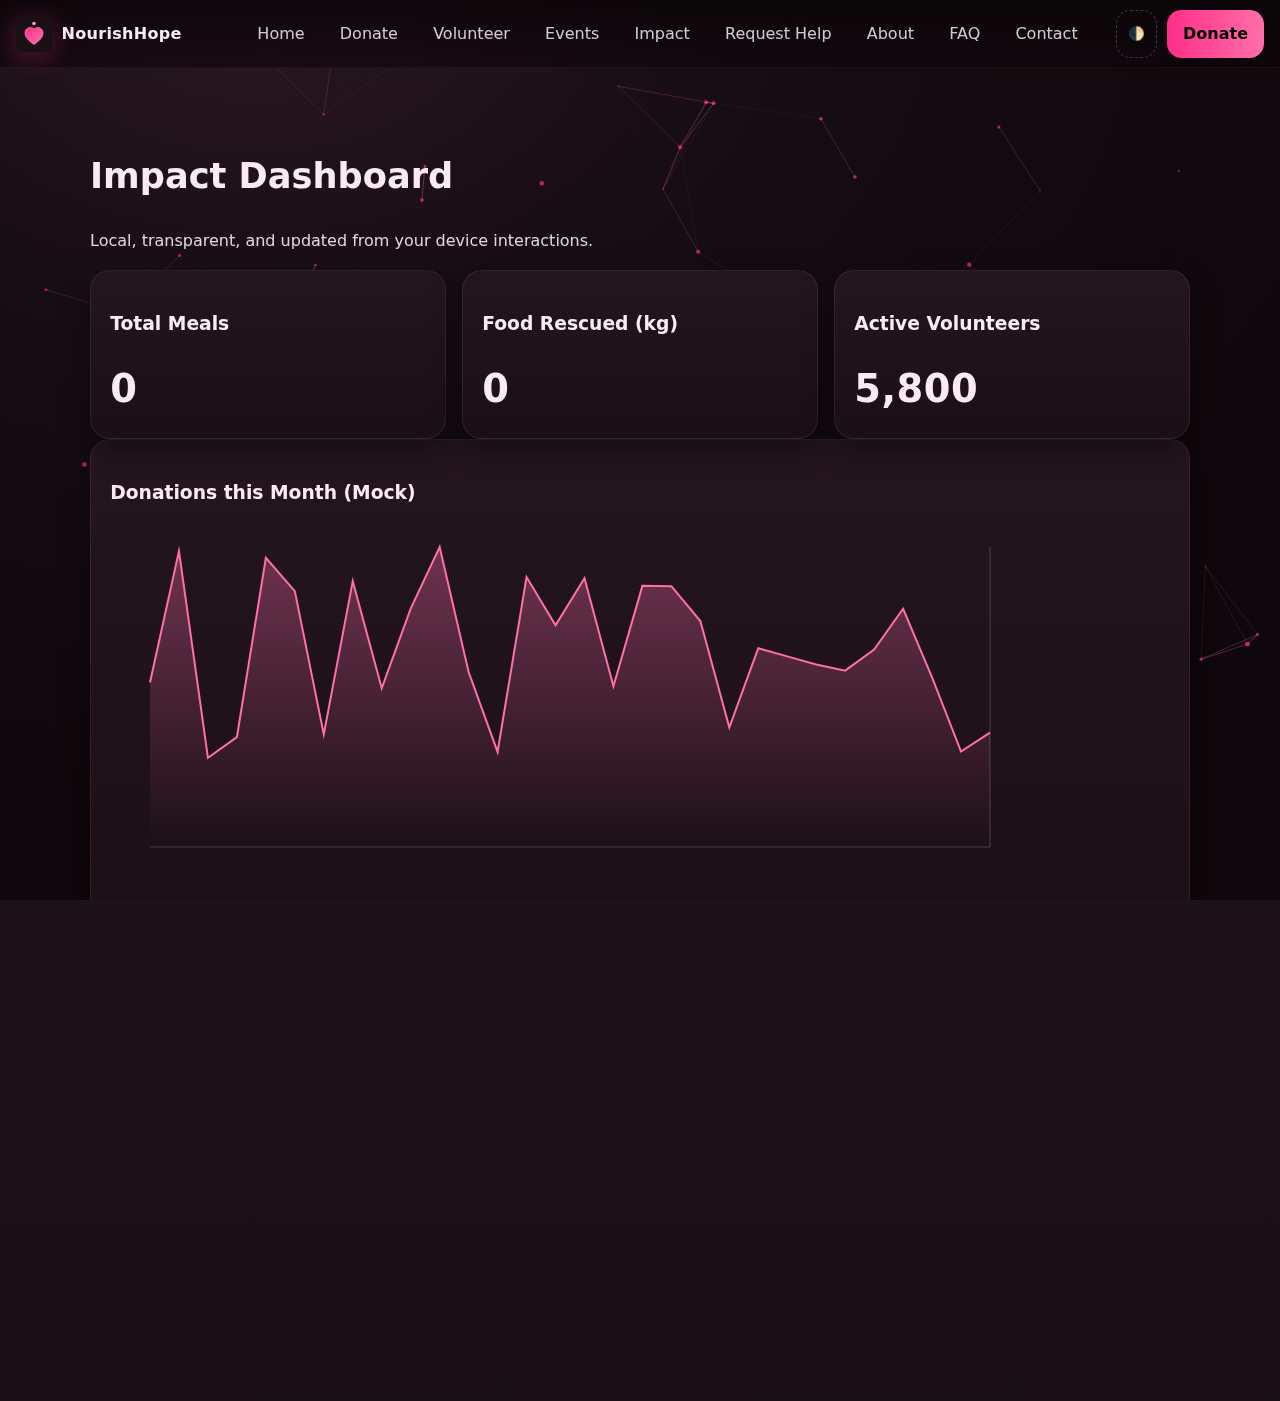
<file: impact.html>
<!DOCTYPE html>
<html lang="en">
<head>
  <meta charset="UTF-8" />
  <meta name="viewport" content="width=device-width, initial-scale=1.0" />
  <title>Impact · NourishHope</title>
  <meta name="description" content="NourishHope — a food charity connecting donors, volunteers, and communities to reduce hunger and food waste." />
  <link rel="stylesheet" href="styles.css" />
  <link rel="icon" type="image/svg+xml" href="assets/logo.svg">
  <script defer src="script.js"></script>
</head>
<body class="theme-dark">
<div id="page-transition" class="page-transition"></div>
<canvas id="bg-particles" aria-hidden="true"></canvas>
<header class="site-header">
  <a class="brand" href="index.html" aria-label="NourishHope home">
    <img src="assets/logo.svg" alt="" class="logo" />
    <span class="brand-text">NourishHope</span>
  </a>
  <nav class="nav" aria-label="Primary">
    <button class="nav-toggle" aria-expanded="false" aria-controls="nav-menu" aria-label="Toggle navigation">
      <span class="bar"></span><span class="bar"></span><span class="bar"></span>
    </button>
    <ul id="nav-menu" class="nav-menu">
      <li><a href="index.html">Home</a></li>
      <li><a href="donate.html">Donate</a></li>
      <li><a href="volunteer.html">Volunteer</a></li>
      <li><a href="events.html">Events</a></li>
      <li><a href="impact.html">Impact</a></li>
      <li><a href="request-help.html">Request Help</a></li>
      <li><a href="about.html">About</a></li>
      <li><a href="faq.html">FAQ</a></li>
      <li><a href="contact.html">Contact</a></li>
    </ul>
  </nav>
  <div class="header-actions">
    <button id="theme-toggle" class="btn ghost small" aria-label="Toggle theme">🌓</button>
    <a href="donate.html" class="btn primary">Donate</a>
  </div>
</header>
<main>

<section class="section container">
  <h1 class="section-title">Impact Dashboard</h1>
  <p class="lead">Local, transparent, and updated from your device interactions.</p>

  <div class="grid three">
    <div class="card">
      <h3>Total Meals</h3>
      <div class="big-number" data-kpi="meals">0</div>
    </div>
    <div class="card">
      <h3>Food Rescued (kg)</h3>
      <div class="big-number" data-kpi="kg">0</div>
    </div>
    <div class="card">
      <h3>Active Volunteers</h3>
      <div class="big-number" data-kpi="vols">0</div>
    </div>
  </div>

  <div class="card chart-card">
    <h3>Donations this Month (Mock)</h3>
    <canvas id="donation-chart" width="900" height="360" aria-label="Donations chart"></canvas>
    <p class="form-hint">No libraries used — pure canvas rendering.</p>
  </div>
</section>

</main>
<footer class="site-footer">
  <div class="footer-grid">
    <div>
      <h4>About</h4>
      <p>We rescue surplus food, fund fresh meals, and empower volunteers to serve communities with dignity.</p>
    </div>
    <div>
      <h4>Quick Links</h4>
      <ul class="footer-links">
        <li><a href="donate.html">Donate</a></li>
        <li><a href="volunteer.html">Volunteer</a></li>
        <li><a href="request-help.html">Request Help</a></li>
        <li><a href="impact.html">Impact</a></li>
      </ul>
    </div>
    <div>
      <h4>Newsletter</h4>
      <form class="newsletter" data-form="newsletter">
        <label class="sr-only" for="newsletter-email">Email</label>
        <input id="newsletter-email" name="email" type="email" placeholder="you@example.com" required />
        <button class="btn secondary" type="submit">Subscribe</button>
        <p class="form-hint">No spam. Unsubscribe anytime.</p>
      </form>
    </div>
    <div>
      <h4>Contact</h4>
      <p>📍 22 Community Lane, Care City<br/>☎️ +91 99999 00000<br/>✉️ hello@nourishhope.org</p>
      <div class="socials">
        <a href="#" aria-label="Instagram" class="chip">Instagram</a>
        <a href="#" aria-label="Twitter" class="chip">Twitter</a>
        <a href="#" aria-label="LinkedIn" class="chip">LinkedIn</a>
      </div>
    </div>
  </div>
  <div class="footer-base">
    <div class="progress-wrap">
      <div class="progress-bar" id="scroll-progress"></div>
    </div>
    <p>© <span data-year></span> NourishHope · Built with kindness</p>
  </div>
</footer>
<div id="toast" class="toast" role="status" aria-live="polite"></div>
<button id="to-top" class="to-top" aria-label="Back to top">↑</button>
</body>
</html>
</file>
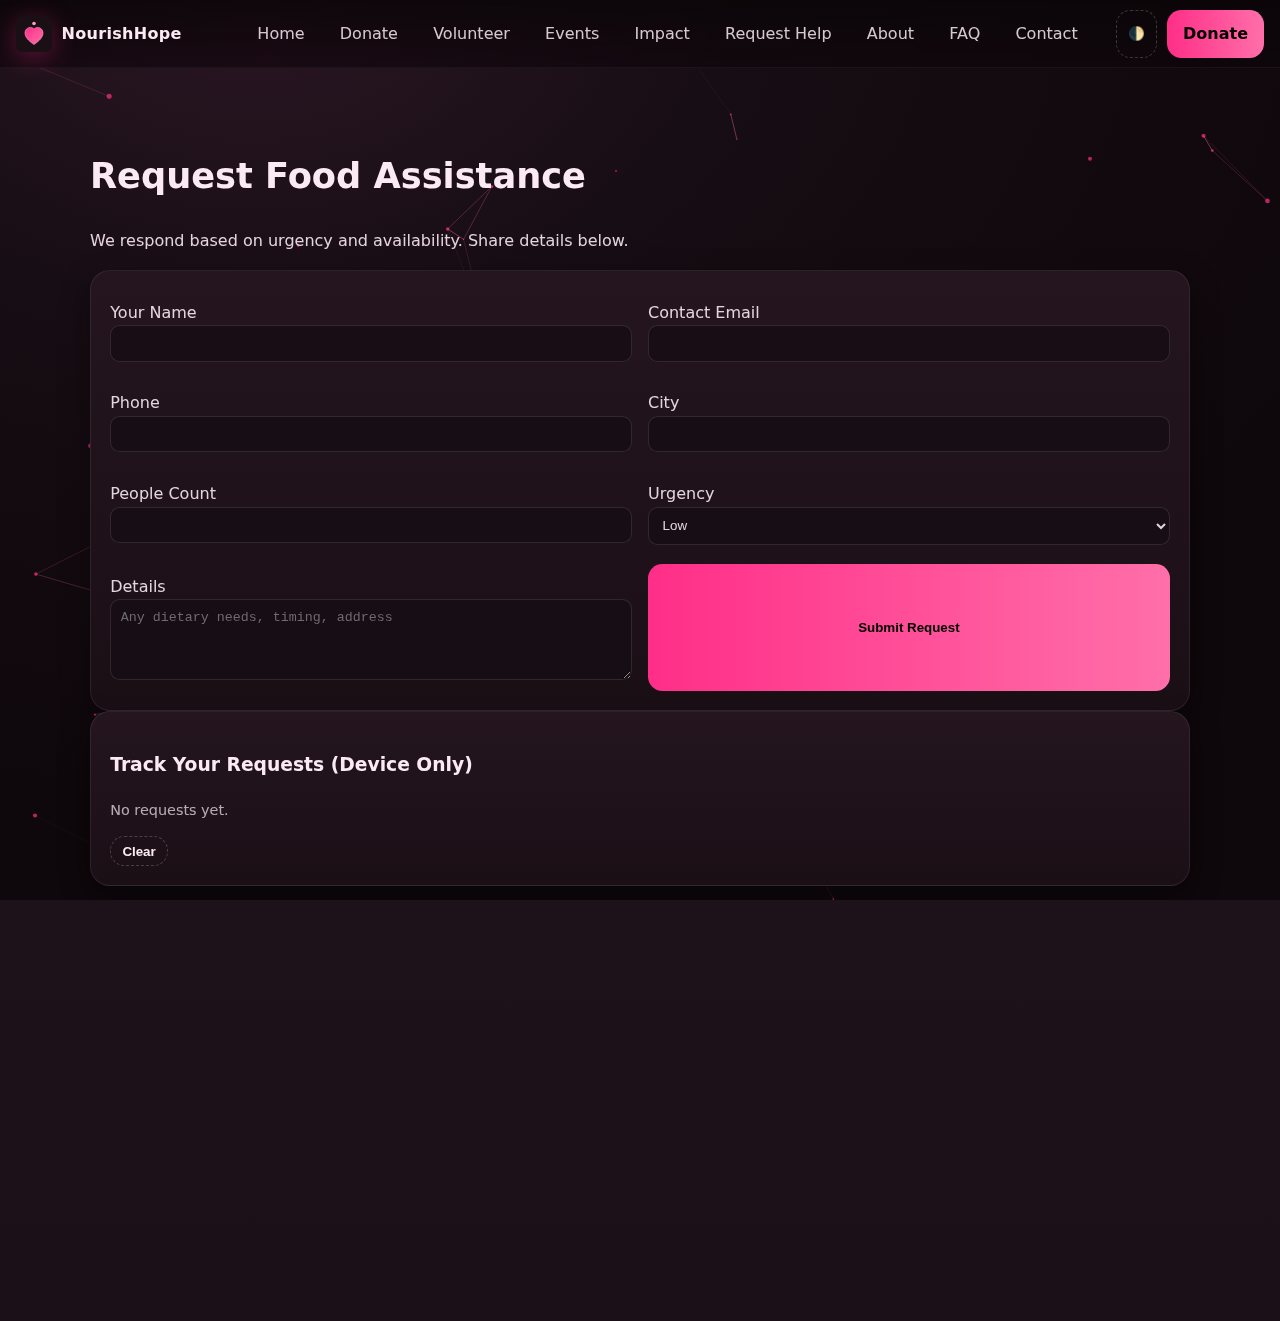
<file: request-help.html>
<!DOCTYPE html>
<html lang="en">
<head>
  <meta charset="UTF-8" />
  <meta name="viewport" content="width=device-width, initial-scale=1.0" />
  <title>Request Help · NourishHope</title>
  <meta name="description" content="NourishHope — a food charity connecting donors, volunteers, and communities to reduce hunger and food waste." />
  <link rel="stylesheet" href="styles.css" />
  <link rel="icon" type="image/svg+xml" href="assets/logo.svg">
  <script defer src="script.js"></script>
</head>
<body class="theme-dark">
<div id="page-transition" class="page-transition"></div>
<canvas id="bg-particles" aria-hidden="true"></canvas>
<header class="site-header">
  <a class="brand" href="index.html" aria-label="NourishHope home">
    <img src="assets/logo.svg" alt="" class="logo" />
    <span class="brand-text">NourishHope</span>
  </a>
  <nav class="nav" aria-label="Primary">
    <button class="nav-toggle" aria-expanded="false" aria-controls="nav-menu" aria-label="Toggle navigation">
      <span class="bar"></span><span class="bar"></span><span class="bar"></span>
    </button>
    <ul id="nav-menu" class="nav-menu">
      <li><a href="index.html">Home</a></li>
      <li><a href="donate.html">Donate</a></li>
      <li><a href="volunteer.html">Volunteer</a></li>
      <li><a href="events.html">Events</a></li>
      <li><a href="impact.html">Impact</a></li>
      <li><a href="request-help.html">Request Help</a></li>
      <li><a href="about.html">About</a></li>
      <li><a href="faq.html">FAQ</a></li>
      <li><a href="contact.html">Contact</a></li>
    </ul>
  </nav>
  <div class="header-actions">
    <button id="theme-toggle" class="btn ghost small" aria-label="Toggle theme">🌓</button>
    <a href="donate.html" class="btn primary">Donate</a>
  </div>
</header>
<main>

<section class="section container">
  <h1 class="section-title">Request Food Assistance</h1>
  <p class="lead">We respond based on urgency and availability. Share details below.</p>

  <form class="card grid two" data-form="request">
    <label>Your Name<input name="name" required></label>
    <label>Contact Email<input type="email" name="email" required></label>
    <label>Phone<input type="tel" name="phone" required></label>
    <label>City<input name="city" required></label>
    <label>People Count<input type="number" name="people" min="1" required></label>
    <label>Urgency<select name="urgency" required>
      <option>Low</option><option>Medium</option><option>High</option>
    </select></label>
    <label>Details<textarea name="details" rows="4" placeholder="Any dietary needs, timing, address"></textarea></label>
    <button class="btn primary" type="submit">Submit Request</button>
  </form>

  <div class="card">
    <h3>Track Your Requests (Device Only)</h3>
    <div data-requests></div>
    <button class="btn ghost small" data-clear-requests>Clear</button>
  </div>
</section>

</main>
<footer class="site-footer">
  <div class="footer-grid">
    <div>
      <h4>About</h4>
      <p>We rescue surplus food, fund fresh meals, and empower volunteers to serve communities with dignity.</p>
    </div>
    <div>
      <h4>Quick Links</h4>
      <ul class="footer-links">
        <li><a href="donate.html">Donate</a></li>
        <li><a href="volunteer.html">Volunteer</a></li>
        <li><a href="request-help.html">Request Help</a></li>
        <li><a href="impact.html">Impact</a></li>
      </ul>
    </div>
    <div>
      <h4>Newsletter</h4>
      <form class="newsletter" data-form="newsletter">
        <label class="sr-only" for="newsletter-email">Email</label>
        <input id="newsletter-email" name="email" type="email" placeholder="you@example.com" required />
        <button class="btn secondary" type="submit">Subscribe</button>
        <p class="form-hint">No spam. Unsubscribe anytime.</p>
      </form>
    </div>
    <div>
      <h4>Contact</h4>
      <p>📍 22 Community Lane, Care City<br/>☎️ +91 99999 00000<br/>✉️ hello@nourishhope.org</p>
      <div class="socials">
        <a href="#" aria-label="Instagram" class="chip">Instagram</a>
        <a href="#" aria-label="Twitter" class="chip">Twitter</a>
        <a href="#" aria-label="LinkedIn" class="chip">LinkedIn</a>
      </div>
    </div>
  </div>
  <div class="footer-base">
    <div class="progress-wrap">
      <div class="progress-bar" id="scroll-progress"></div>
    </div>
    <p>© <span data-year></span> NourishHope · Built with kindness</p>
  </div>
</footer>
<div id="toast" class="toast" role="status" aria-live="polite"></div>
<button id="to-top" class="to-top" aria-label="Back to top">↑</button>
</body>
</html>
</file>
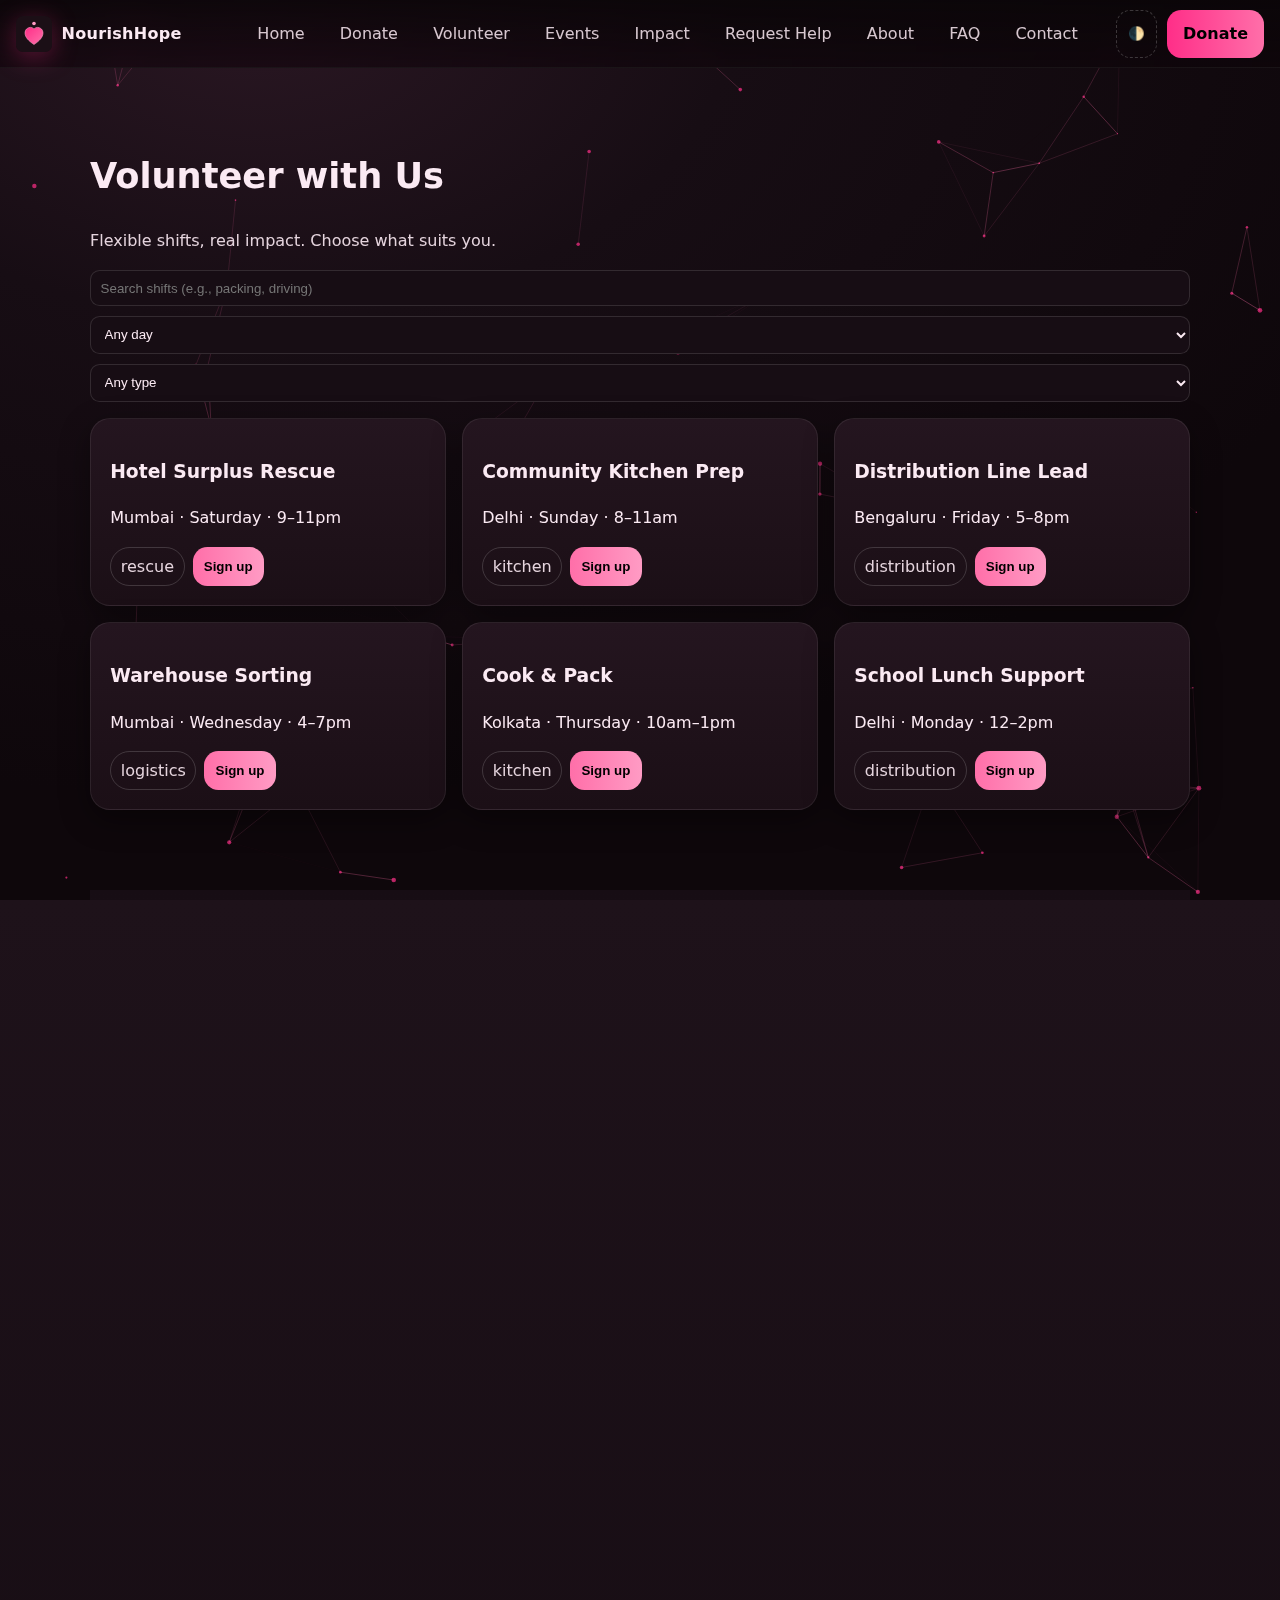
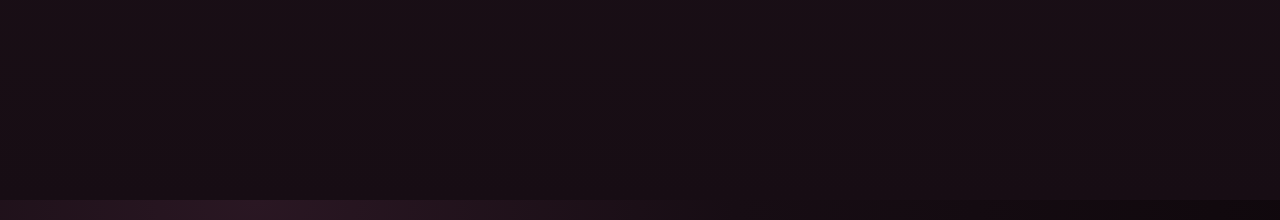
<file: volunteer.html>
<!DOCTYPE html>
<html lang="en">
<head>
  <meta charset="UTF-8" />
  <meta name="viewport" content="width=device-width, initial-scale=1.0" />
  <title>Volunteer · NourishHope</title>
  <meta name="description" content="NourishHope — a food charity connecting donors, volunteers, and communities to reduce hunger and food waste." />
  <link rel="stylesheet" href="styles.css" />
  <link rel="icon" type="image/svg+xml" href="assets/logo.svg">
  <script defer src="script.js"></script>
</head>
<body class="theme-dark">
<div id="page-transition" class="page-transition"></div>
<canvas id="bg-particles" aria-hidden="true"></canvas>
<header class="site-header">
  <a class="brand" href="index.html" aria-label="NourishHope home">
    <img src="assets/logo.svg" alt="" class="logo" />
    <span class="brand-text">NourishHope</span>
  </a>
  <nav class="nav" aria-label="Primary">
    <button class="nav-toggle" aria-expanded="false" aria-controls="nav-menu" aria-label="Toggle navigation">
      <span class="bar"></span><span class="bar"></span><span class="bar"></span>
    </button>
    <ul id="nav-menu" class="nav-menu">
      <li><a href="index.html">Home</a></li>
      <li><a href="donate.html">Donate</a></li>
      <li><a href="volunteer.html">Volunteer</a></li>
      <li><a href="events.html">Events</a></li>
      <li><a href="impact.html">Impact</a></li>
      <li><a href="request-help.html">Request Help</a></li>
      <li><a href="about.html">About</a></li>
      <li><a href="faq.html">FAQ</a></li>
      <li><a href="contact.html">Contact</a></li>
    </ul>
  </nav>
  <div class="header-actions">
    <button id="theme-toggle" class="btn ghost small" aria-label="Toggle theme">🌓</button>
    <a href="donate.html" class="btn primary">Donate</a>
  </div>
</header>
<main>

<section class="section container">
  <h1 class="section-title">Volunteer with Us</h1>
  <p class="lead">Flexible shifts, real impact. Choose what suits you.</p>

  <div class="filters">
    <input id="search-shifts" type="search" placeholder="Search shifts (e.g., packing, driving)" />
    <select id="shift-day">
      <option value="">Any day</option>
      <option>Monday</option><option>Tuesday</option><option>Wednesday</option>
      <option>Thursday</option><option>Friday</option><option>Saturday</option><option>Sunday</option>
    </select>
    <select id="shift-type">
      <option value="">Any type</option>
      <option value="rescue">Rescue</option>
      <option value="kitchen">Kitchen</option>
      <option value="distribution">Distribution</option>
      <option value="logistics">Logistics</option>
    </select>
  </div>

  <div class="grid three" id="shift-list" data-shifts>
    <!-- shifts populated by JS -->
  </div>
</section>

<section class="section alt container">
  <h2 class="section-title">Sign Up</h2>
  <form class="grid two card" data-form="volunteer">
    <label>Full Name<input name="name" required></label>
    <label>Email<input type="email" name="email" required></label>
    <label>Phone<input type="tel" name="phone" required></label>
    <label>Preferred Role<select name="role" required>
      <option>Rescue Driver</option><option>Kitchen Assistant</option>
      <option>Distribution</option><option>Warehouse</option>
    </select></label>
    <label>Availability<textarea name="availability" rows="3" placeholder="Weekdays 6-9pm, Weekends"></textarea></label>
    <button class="btn primary" type="submit">Register</button>
  </form>
</section>

</main>
<footer class="site-footer">
  <div class="footer-grid">
    <div>
      <h4>About</h4>
      <p>We rescue surplus food, fund fresh meals, and empower volunteers to serve communities with dignity.</p>
    </div>
    <div>
      <h4>Quick Links</h4>
      <ul class="footer-links">
        <li><a href="donate.html">Donate</a></li>
        <li><a href="volunteer.html">Volunteer</a></li>
        <li><a href="request-help.html">Request Help</a></li>
        <li><a href="impact.html">Impact</a></li>
      </ul>
    </div>
    <div>
      <h4>Newsletter</h4>
      <form class="newsletter" data-form="newsletter">
        <label class="sr-only" for="newsletter-email">Email</label>
        <input id="newsletter-email" name="email" type="email" placeholder="you@example.com" required />
        <button class="btn secondary" type="submit">Subscribe</button>
        <p class="form-hint">No spam. Unsubscribe anytime.</p>
      </form>
    </div>
    <div>
      <h4>Contact</h4>
      <p>📍 22 Community Lane, Care City<br/>☎️ +91 99999 00000<br/>✉️ hello@nourishhope.org</p>
      <div class="socials">
        <a href="#" aria-label="Instagram" class="chip">Instagram</a>
        <a href="#" aria-label="Twitter" class="chip">Twitter</a>
        <a href="#" aria-label="LinkedIn" class="chip">LinkedIn</a>
      </div>
    </div>
  </div>
  <div class="footer-base">
    <div class="progress-wrap">
      <div class="progress-bar" id="scroll-progress"></div>
    </div>
    <p>© <span data-year></span> NourishHope · Built with kindness</p>
  </div>
</footer>
<div id="toast" class="toast" role="status" aria-live="polite"></div>
<button id="to-top" class="to-top" aria-label="Back to top">↑</button>
</body>
</html>
</file>
<file: styles.css>
:root{
  --bg:#170d14;
  --bg-alt:#1e121a;
  --card:#24151f;
  --text:#fbeaf3;
  --muted:#c7a9b7;
  --accent:#ff2e88;
  --accent-2:#ff6fa9;
  --accent-3:#ff9bc4;
  --ok:#6ee7b7;
  --warn:#fde68a;
  --bad:#fca5a5;
  --glass:rgba(255,255,255,0.06);
  --shadow:0 10px 30px rgba(0,0,0,.4);
  --radius:1.25rem;
}

*{box-sizing:border-box}
html,body{height:100%}
body{
  margin:0;
  font:16px/1.6 ui-sans-serif, system-ui, -apple-system, Segoe UI, Roboto, Helvetica, Arial;
  color:var(--text);
  background: radial-gradient(1200px 800px at 20% 0%, #2a1723 0%, var(--bg) 40%, #0e070b 100%);
  overflow-x:hidden;
}

.container{max-width:1100px;margin:0 auto;padding:0 1rem}
.section{padding:5rem 0}
.section.alt{background:linear-gradient(180deg,var(--bg),var(--bg-alt))}
.section-title{font-size:2.2rem;margin:0 0 1.5rem}
.display{font-size:3rem;line-height:1.1;margin:0 0 1rem}
.lead{opacity:.9}

.site-header{
  position:sticky;top:0;z-index:50;
  backdrop-filter:saturate(180%) blur(10px);
  background:linear-gradient(180deg,rgba(10,6,8,.9),rgba(10,6,8,.6));
  border-bottom:1px solid rgba(255,255,255,.06);
  display:flex;align-items:center;gap:1rem;padding:.6rem 1rem;
}
.brand{display:flex;align-items:center;text-decoration:none;color:var(--text);gap:.6rem}
.logo{width:36px;height:36px;filter:drop-shadow(0 5px 12px rgba(255,46,136,.3))}
.brand-text{font-weight:700;letter-spacing:.3px}
.nav{margin-left:auto}
.nav-toggle{display:none;background:transparent;border:0;cursor:pointer}
.nav-toggle .bar{display:block;width:22px;height:2px;background:var(--text);margin:5px 0;border-radius:2px}
.nav-menu{list-style:none;margin:0;padding:0;display:flex;gap:.6rem;align-items:center}
.nav-menu a{color:var(--text);text-decoration:none;padding:.5rem .8rem;border-radius:.6rem;opacity:.85}
.nav-menu a:hover{background:rgba(255,255,255,.06);opacity:1}
.header-actions{display:flex;gap:.6rem;margin-left:.6rem}

@media (max-width:900px){
  .nav-toggle{display:block}
  .nav-menu{position:fixed;inset:56px 12px auto 12px;background:var(--bg-alt);border:1px solid rgba(255,255,255,.08);border-radius:var(--radius);padding:1rem;display:none;flex-direction:column}
  .nav-menu.open{display:flex}
}

.hero{padding-top:3rem}
.hero-content{display:grid;grid-template-columns:1.2fr .8fr;gap:2rem;align-items:center}
@media (max-width:900px){.hero-content{grid-template-columns:1fr}}

.metrics{display:flex;gap:1rem;margin-top:1.5rem}
.metric{background:linear-gradient(180deg,var(--glass),transparent);padding:1rem;border-radius:1rem;border:1px solid rgba(255,255,255,.06)}
.metric .num{font-size:1.8rem;font-weight:800}
.metric .label{opacity:.8}

.stack-float{position:relative;min-height:260px}
.stack{position:absolute;inset:10% 0 0 10%;display:flex;gap:.5rem;filter:drop-shadow(0 8px 14px rgba(0,0,0,.5))}
.stack-item{font-size:3rem;animation:float 5s ease-in-out infinite}
.stack-item:nth-child(2){animation-delay:.3s}.stack-item:nth-child(3){animation-delay:.6s}.stack-item:nth-child(4){animation-delay:.9s}.stack-item:nth-child(5){animation-delay:1.2s}
@keyframes float{50%{transform:translateY(-8px) scale(1.02)}}

.stat-card{position:absolute;right:10%;bottom:14%;background:linear-gradient(180deg,var(--card),#1b0f16);
  border:1px solid rgba(255,255,255,.08);padding:1rem;border-radius:1rem}
.stat-value{font-size:2rem;font-weight:800;color:var(--ok)}
.pulse-badge{position:absolute;left:-10px;top:-10px;background:var(--accent);padding:.4rem .6rem;border-radius:999px;box-shadow:0 0 0 0 rgba(255,46,136,.5);animation:pulse 2.2s infinite}
@keyframes pulse{to{box-shadow:0 0 0 22px rgba(255,46,136,0)}}

.grid{display:grid;gap:1rem}
.grid.two{grid-template-columns:repeat(2,1fr)}
.grid.three{grid-template-columns:repeat(3,1fr)}
@media (max-width:900px){.grid.two,.grid.three{grid-template-columns:1fr}}

.card{background:linear-gradient(180deg,var(--card),#1b0f16);border:1px solid rgba(255,255,255,.08);border-radius:var(--radius);padding:1.2rem;box-shadow:var(--shadow)}
.glass{background:linear-gradient(180deg,rgba(255,255,255,.08),rgba(255,255,255,.03));border:1px solid rgba(255,255,255,.08)}

.btn{border:0;border-radius:.9rem;padding:.7rem 1rem;font-weight:700;cursor:pointer;text-decoration:none;display:inline-block}
.btn.small{padding:.4rem .7rem}
.btn.large{padding:.9rem 1.2rem}
.btn.primary{background:linear-gradient(90deg,var(--accent),var(--accent-2));color:black}
.btn.secondary{background:linear-gradient(90deg,var(--accent-2),var(--accent-3));color:black}
.btn.outline{border:1px solid var(--accent);color:var(--text)}
.btn.ghost{background:transparent;border:1px dashed rgba(255,255,255,.2);color:var(--text)}

.chip{display:inline-flex;align-items:center;gap:.4rem;border:1px solid rgba(255,255,255,.18);padding:.35rem .6rem;border-radius:999px;text-decoration:none;color:var(--text);opacity:.9}
.chips{display:flex;flex-wrap:wrap;gap:.5rem}

.how-it-works .card{transition:transform .3s}
.how-it-works .card:hover{transform:translateY(-4px)}

.carousel{position:relative;overflow:hidden;border-radius:var(--radius);border:1px solid rgba(255,255,255,.08)}
.carousel-track{display:flex;transition:transform .6s ease}
.carousel-item{min-width:100%;margin:0}
.carousel-item img{display:block;width:100%;height:380px;object-fit:cover}
.carousel-btn{position:absolute;top:50%;transform:translateY(-50%);background:rgba(0,0,0,.4);border:0;color:var(--text);font-size:2rem;padding:.3rem .6rem;border-radius:.6rem;cursor:pointer}
.carousel-btn.prev{left:10px}.carousel-btn.next{right:10px}

.cta-card{text-align:center;padding:2rem;border:1px dashed rgba(255,255,255,.18)}

.donate-grid{grid-template-columns:1.2fr .8fr .8fr}
.donation-amount-display{font-size:1.8rem;margin:.4rem 0;font-weight:800}
.progress{height:10px;background:#2b1822;border-radius:999px;overflow:hidden;border:1px solid rgba(255,255,255,.08)}
.progress-fill{height:100%;background:linear-gradient(90deg,var(--accent),var(--accent-2))}

.modal{position:fixed;inset:0;background:rgba(0,0,0,.6);display:none;align-items:center;justify-content:center;padding:1rem;z-index:100}
.modal[aria-hidden="false"]{display:flex}
.modal-content{background:var(--bg);border:1px solid rgba(255,255,255,.1);border-radius:var(--radius);padding:1rem;max-width:560px;width:100%}

.filters{display:flex;gap:.6rem;flex-wrap:wrap;margin:1rem 0}
.timeline{display:grid;gap:1rem}
.timeline .item{position:relative;padding:1rem 1rem 1rem 3rem;border-left:3px solid var(--accent);background:var(--glass);border-radius:.6rem}

.big-number{font-size:2.4rem;font-weight:900;letter-spacing:.5px}

.mapbox{height:260px;background:radial-gradient(#2b1723,#140b11);border:1px solid rgba(255,255,255,.1);border-radius:var(--radius);position:relative;overflow:hidden}
.map-pin{position:absolute;width:16px;height:16px;background:var(--accent);border-radius:50%;box-shadow:0 0 0 10px rgba(255,46,136,.09);animation:ping 2s infinite}
@keyframes ping{50%{box-shadow:0 0 0 2px rgba(255,46,136,.28)}}

.footer-grid{display:grid;grid-template-columns:repeat(4,1fr);gap:1rem;padding:2rem 1rem}
.footer-links{list-style:none;padding:0;margin:0}
.footer-links a{color:var(--text);text-decoration:none;opacity:.85}
.footer-base{border-top:1px solid rgba(255,255,255,.08);padding:1rem;text-align:center;position:relative}
.progress-wrap{position:absolute;left:0;top:0;height:3px;width:100%;background:rgba(255,255,255,.06)}
.progress-bar{height:3px;width:0;background:linear-gradient(90deg,var(--accent),var(--accent-2))}

.to-top{position:fixed;right:16px;bottom:16px;border-radius:999px;border:0;padding:.7rem .8rem;background:linear-gradient(90deg,var(--accent),var(--accent-2));color:black;cursor:pointer;display:none;box-shadow:var(--shadow)}

.toast{position:fixed;left:50%;bottom:20px;transform:translateX(-50%);background:rgba(0,0,0,.8);border:1px solid rgba(255,255,255,.1);padding:.7rem 1rem;border-radius:.7rem;display:none}

.reveal-up{opacity:0;transform:translateY(10px);transition:opacity .6s, transform .6s}
.reveal-up.visible{opacity:1;transform:none}
.delay-1{transition-delay:.1s}.delay-2{transition-delay:.2s}

.page-transition{position:fixed;inset:0;background:linear-gradient(180deg,var(--bg-alt),var(--bg));transform:translateY(100%);z-index:200;pointer-events:none}

label{display:block;margin:.6rem 0 .2rem;opacity:.9}
input,select,textarea{width:100%;background:#170d14;border:1px solid rgba(255,255,255,.12);color:var(--text);padding:.6rem;border-radius:.6rem}
input:focus,select:focus,textarea:focus{outline:2px solid var(--accent)}

.form-hint{opacity:.7;font-size:.9rem}
.sr-only{position:absolute;width:1px;height:1px;padding:0;margin:-1px;overflow:hidden;clip:rect(0,0,0,0);white-space:nowrap;border:0}

.bullets{padding-left:1.2rem}
.bullets li{margin:.3rem 0}
.bullets.small li{opacity:.85;font-size:.95rem}

/* 🔹 Make canvas act as fullscreen background */
#bg-particles {
  position: fixed;
  top: 0;
  left: 0;
  width: 100%;
  height: 100%;
  z-index: -10; /* stay behind all content */
  pointer-events: none; /* don’t block interactions */
}
</file>
